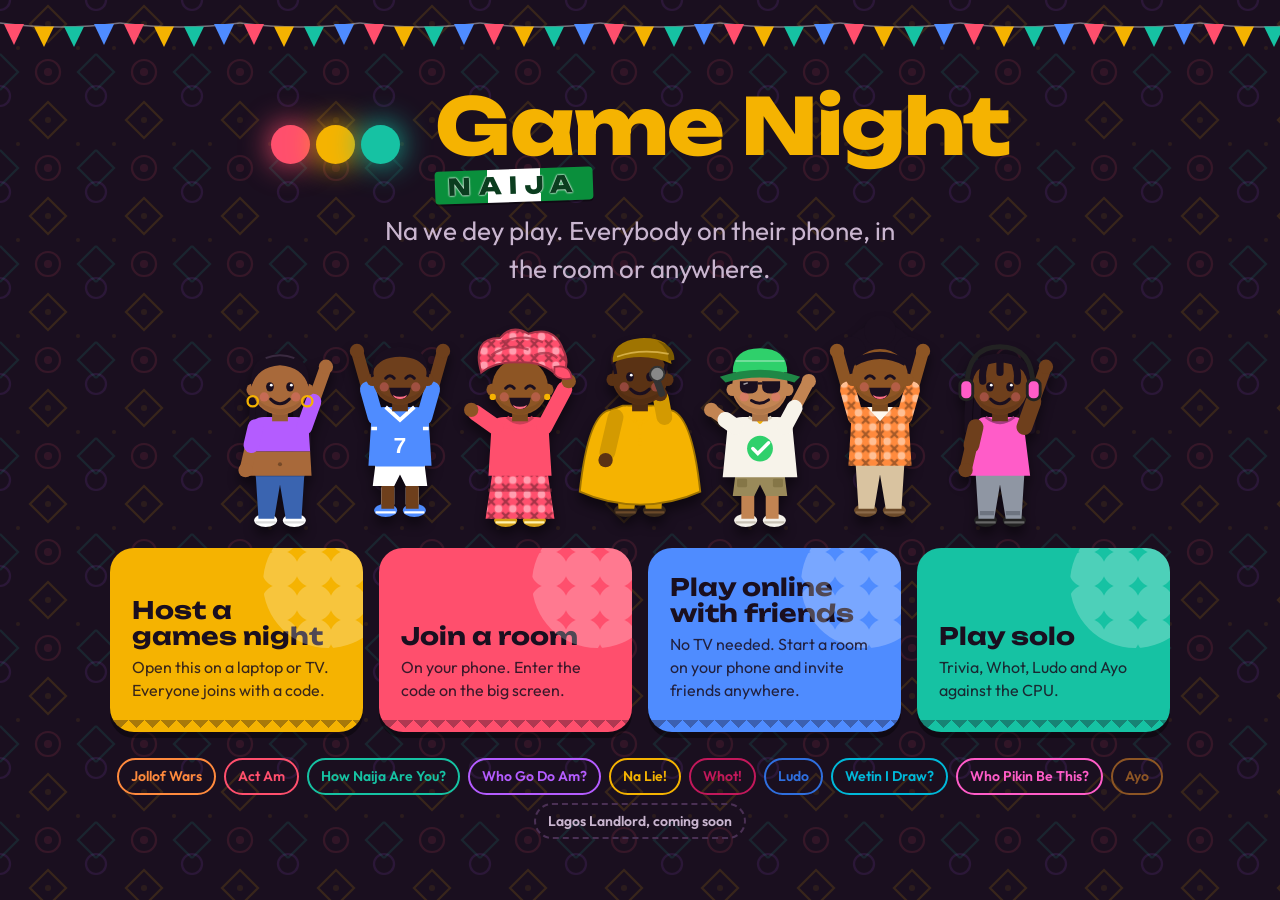
<file: index.html>
<!DOCTYPE html>
<html lang="en">
<head>
<meta charset="utf-8">
<meta name="viewport" content="width=device-width, initial-scale=1, viewport-fit=cover">
<meta name="theme-color" content="#1a0f1f">
<title>Game Night Naija</title>
<meta name="description" content="Naija games night on your phones. Jollof Wars, Act Am, Whot, Ludo, Ayo and more. One big screen, everybody joins with a code.">
<link rel="preconnect" href="https://fonts.googleapis.com"><link rel="preconnect" href="https://fonts.gstatic.com" crossorigin>
<link href="https://fonts.googleapis.com/css2?family=Unbounded:wght@600;800&family=Outfit:wght@400;600;700&display=swap" rel="stylesheet">
<link rel="stylesheet" href="css/style.css">
<link rel="icon" href="data:image/svg+xml,%3Csvg xmlns='http://www.w3.org/2000/svg' viewBox='0 0 32 32'%3E%3Crect width='32' height='32' rx='8' fill='%231a0f1f'/%3E%3Ccircle cx='10' cy='16' r='5' fill='%23ff4f6d'/%3E%3Ccircle cx='16' cy='16' r='5' fill='%23f5b301'/%3E%3Ccircle cx='22' cy='16' r='5' fill='%2316c2a3'/%3E%3C/svg%3E">
</head>
<body>
<div id="app"></div>
<noscript>Game Night needs JavaScript turned on.</noscript>
<script type="module" src="js/app.js"></script>
</body>
</html>
</file>
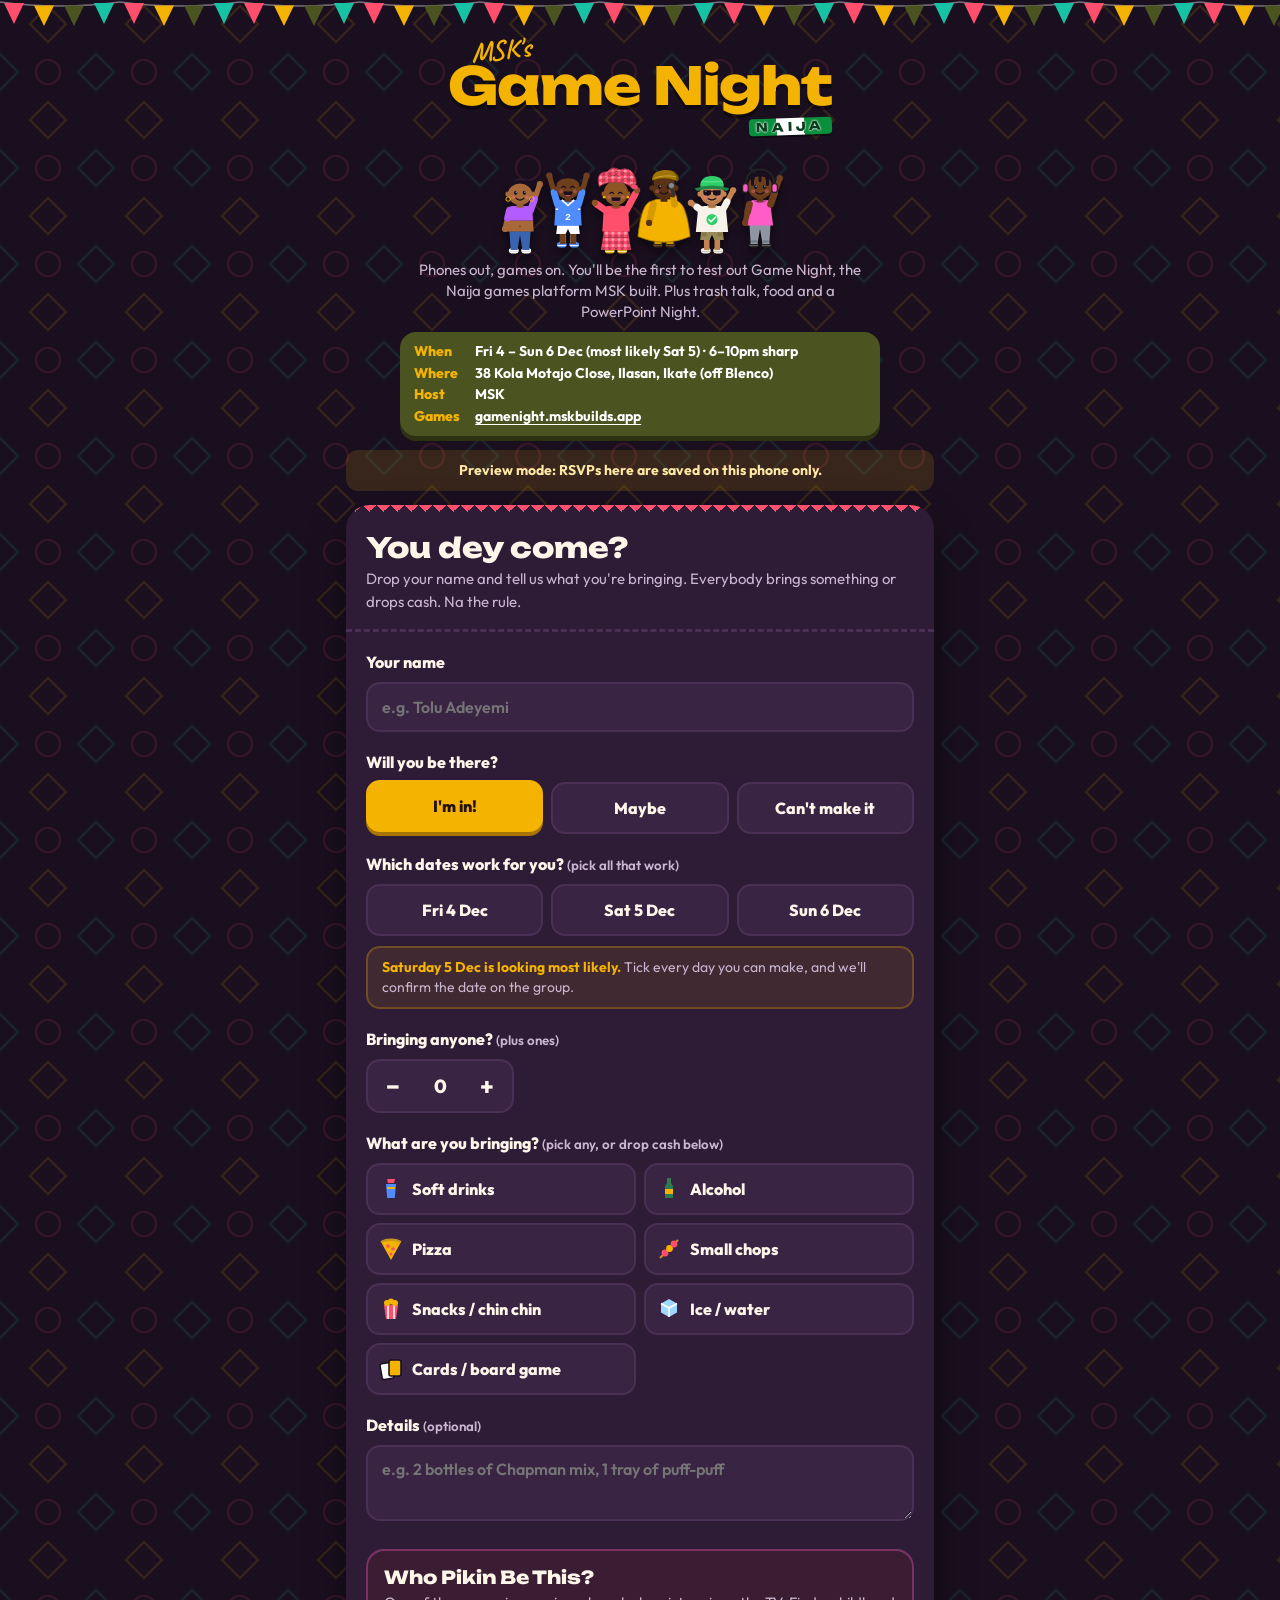
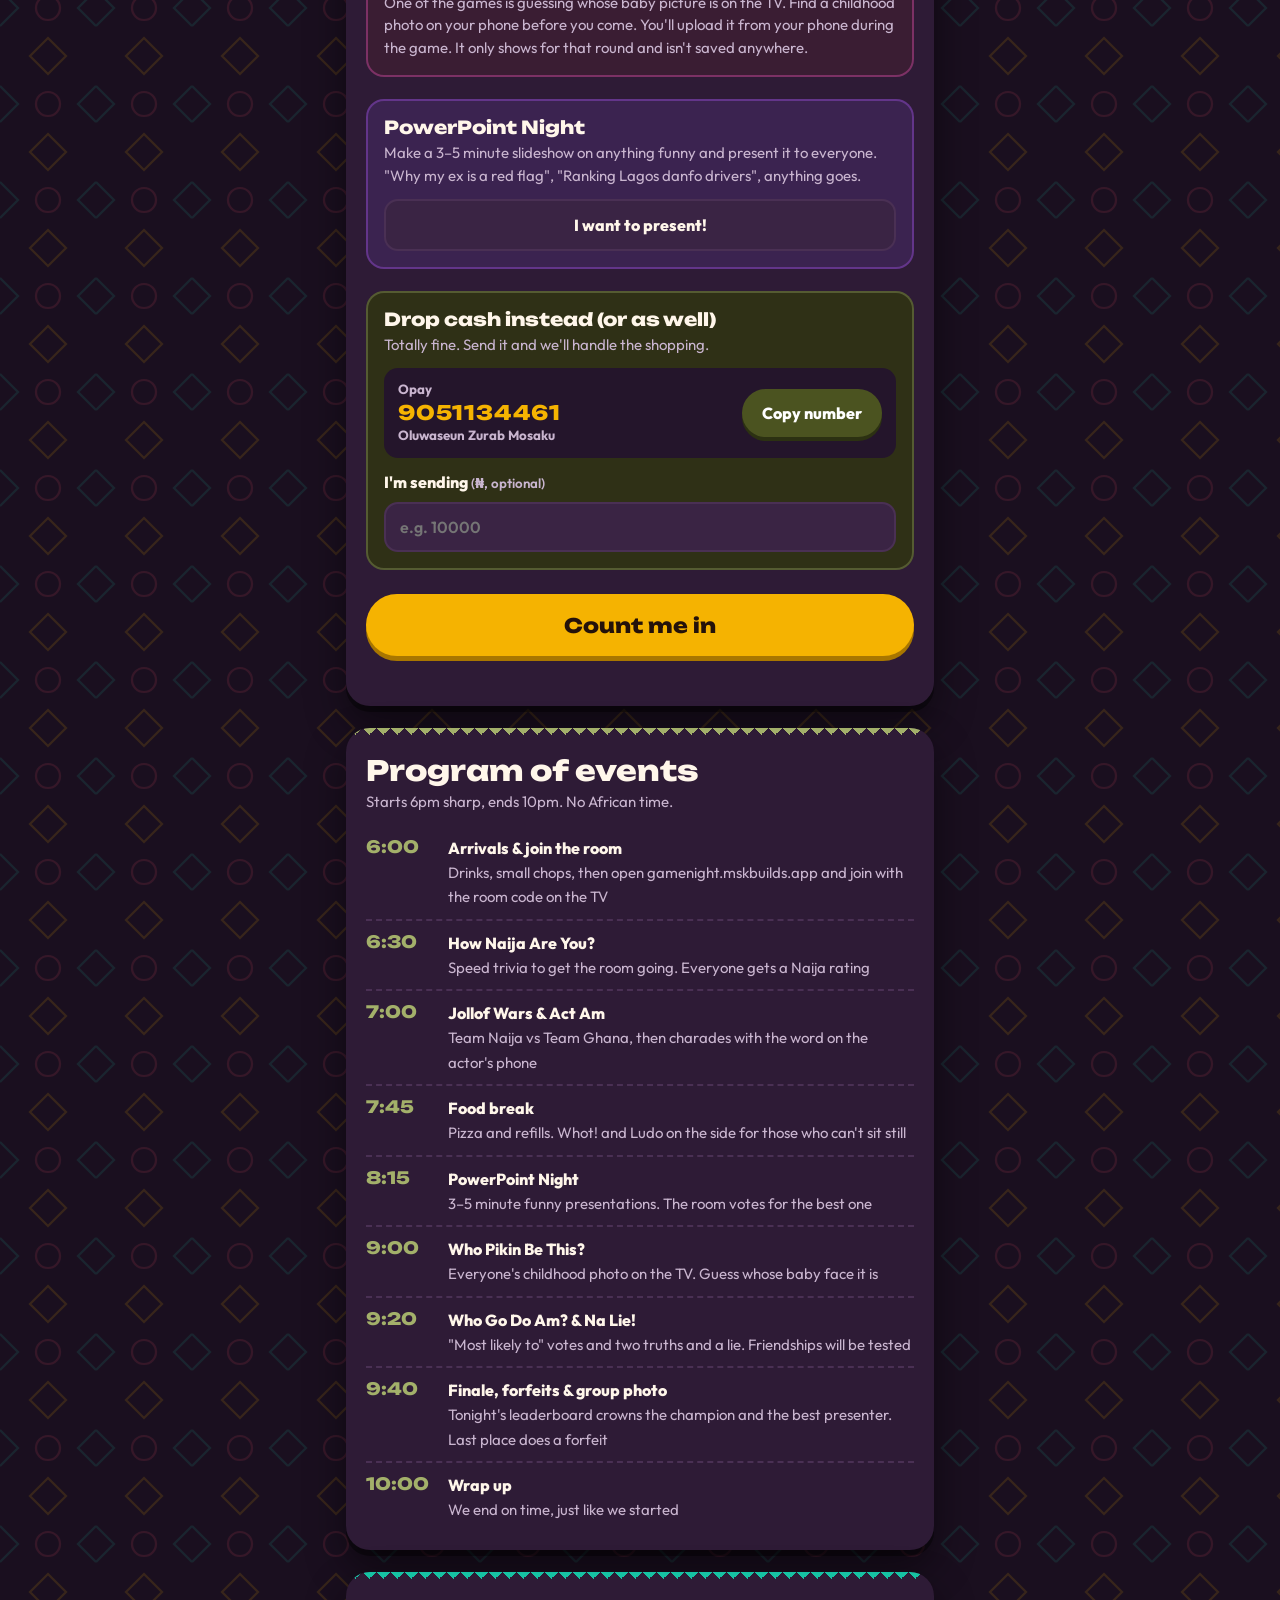
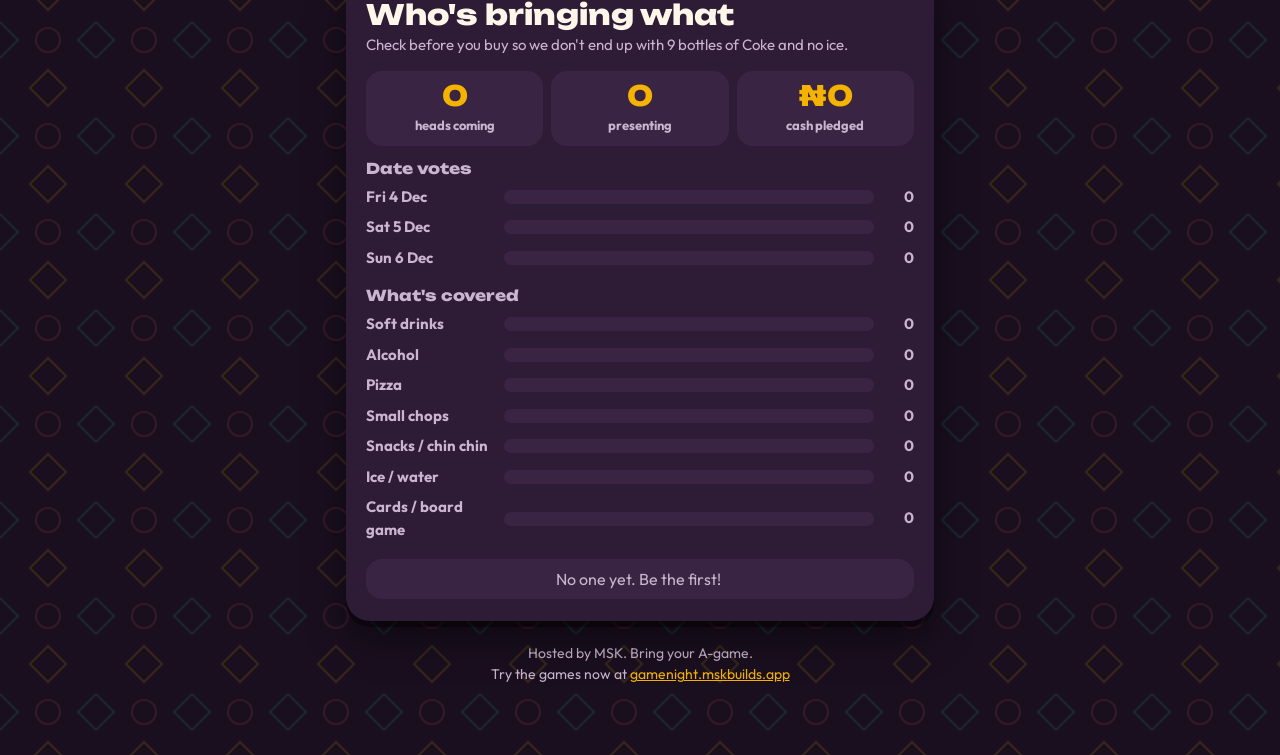
<file: rsvp/index.html>
<!DOCTYPE html>
<html lang="en">
<head>
<meta charset="utf-8">
<meta name="viewport" content="width=device-width, initial-scale=1">
<meta name="theme-color" content="#1a0f1f">
<title>MSK's Game Night · RSVP</title>
<meta name="description" content="MSK's Game Night, Naija style. Fri 4 – Sun 6 Dec 2026, 6–10pm. Vote for the date, RSVP and tell us what you're bringing.">
<meta property="og:title" content="MSK's Game Night · Naija style">
<meta property="og:description" content="Fri 4 – Sun 6 Dec 2026 · 6–10pm sharp. Vote for the date and RSVP.">
<link rel="preconnect" href="https://fonts.googleapis.com"><link rel="preconnect" href="https://fonts.gstatic.com" crossorigin>
<link rel="stylesheet" href="https://fonts.googleapis.com/css2?family=Unbounded:wght@600;800&family=Outfit:wght@400;600;700;800&family=Caveat:wght@700&display=swap">
<link rel="icon" href="data:image/svg+xml,%3Csvg xmlns='http://www.w3.org/2000/svg' viewBox='0 0 32 32'%3E%3Crect width='32' height='32' rx='8' fill='%231a0f1f'/%3E%3Ccircle cx='10' cy='16' r='5' fill='%23ff4f6d'/%3E%3Ccircle cx='16' cy='16' r='5' fill='%23f5b301'/%3E%3Ccircle cx='22' cy='16' r='5' fill='%2316c2a3'/%3E%3C/svg%3E">
<style>
/* Same world as the Game Night app: aubergine party night, ankara pattern, bunting,
   gold/coral/teal lights, army green for the host's touch, Unbounded + Outfit. */
:root{color-scheme:dark;--bg:#1a0f1f;--bg2:#24152b;--card:#2e1b36;--chip:#3a2444;--line:#4a3054;--ink:#fff6ea;--soft:#c9b5cf;
  --gold:#f5b301;--coral:#ff4f6d;--teal:#16c2a3;--blue:#4f8cff;--army:#4b5320;--armyL:#a3b06a;--good:#2fd06b}
*{box-sizing:border-box;min-width:0}
html,body{margin:0}
body{background:var(--bg);color:var(--ink);font:16px/1.5 Outfit,system-ui,sans-serif;overflow-x:clip;
  background-image:url("data:image/svg+xml,%3Csvg xmlns='http://www.w3.org/2000/svg' width='96' height='96' viewBox='0 0 96 96'%3E%3Cg fill='none' stroke-width='2.2'%3E%3Cpath d='M48 6 66 24 48 42 30 24Z' stroke='%23f5b30122'/%3E%3Cpath d='M0 54 18 72 0 90M96 54 78 72 96 90' stroke='%2316c2a31f'/%3E%3Ccircle cx='48' cy='72' r='12' stroke='%23ff4f6d1f'/%3E%3C/g%3E%3C/svg%3E");background-size:96px 96px}
.bunting{height:26px;background:url("data:image/svg+xml,%3Csvg xmlns='http://www.w3.org/2000/svg' width='120' height='26' viewBox='0 0 120 26'%3E%3Cpath d='M0 2Q60 10 120 2' stroke='%23fff6' stroke-width='1.5' fill='none'/%3E%3Cpath d='M4 3h20L14 24Z' fill='%23ff4f6d'/%3E%3Cpath d='M34 5.5h20L44 26Z' fill='%23f5b301'/%3E%3Cpath d='M64 5.5h20L74 26Z' fill='%234b5320'/%3E%3Cpath d='M94 3h20l-10 21Z' fill='%2316c2a3'/%3E%3C/svg%3E") repeat-x 0 0/120px 26px}
.wrap{max-width:620px;margin:0 auto;padding:6px 16px 56px}
h2{font:800 clamp(22px,6vw,28px)/1.1 Unbounded,sans-serif;margin:0}
.sub{color:var(--soft);margin:4px 0 0;font-size:15px}

/* hero: about half a phone screen */
.hero{text-align:center}
.logo{display:inline-flex;flex-direction:column;align-items:center;margin-top:4px}
.logo .msk{font:700 28px/1 Caveat,cursive;color:var(--gold);transform:rotate(-6deg);margin-bottom:-4px;align-self:flex-start;margin-left:6%}
.logo .gn{font:800 clamp(34px,10.5vw,52px)/1 Unbounded,sans-serif;letter-spacing:-.02em;color:var(--gold);text-shadow:0 4px 0 #0006}
.logo .ng{margin-top:6px;padding:.24em .6em .2em;font:800 12px/1 Unbounded,sans-serif;letter-spacing:.32em;color:#0b3d1f;border-radius:4px;transform:rotate(-2deg);align-self:flex-end;
  background:linear-gradient(90deg,#0a8f3c 0 33.3%,#fff 33.3% 66.6%,#0a8f3c 66.6%);box-shadow:0 2px 0 #0006;text-shadow:0 0 2px #fff,0 0 2px #fff}
.crowd{display:flex;justify-content:center;align-items:flex-end;height:92px;margin:6px 0 -4px}
.crowd>div{width:58px;height:92px;margin:0 -5px;animation:hop 1.1s ease-in-out infinite;animation-delay:var(--d);transform-origin:bottom center;filter:drop-shadow(0 6px 4px #0007)}
.crowd>div:nth-child(even){margin-bottom:6px}
.crowd svg{width:100%;height:100%;display:block;overflow:visible}
@keyframes hop{0%,100%{transform:translateY(0)}40%{transform:translateY(-8%) rotate(-3deg)}60%{transform:translateY(-3%) rotate(3deg)}}
.lede{max-width:30em;margin:8px auto 0;color:var(--soft);font-size:15px;line-height:1.4}
.facts{margin:10px auto 14px;max-width:30em;background:var(--army);border-radius:16px;padding:10px 14px;display:grid;gap:3px;text-align:left;box-shadow:0 5px 0 #2c3112}
.facts div{color:#fff;font-weight:700;font-size:14px;line-height:1.35;display:grid;grid-template-columns:3.8em minmax(0,1fr);gap:8px}
.facts b{color:var(--gold);font-weight:800}
.facts a{color:#fff;text-decoration:underline;text-underline-offset:3px}
.try{display:block;margin:14px auto 0;max-width:340px;padding:12px 16px;border-radius:999px;background:var(--army);color:#fff;font-weight:800;text-decoration:none;box-shadow:0 4px 0 #2c3112}
.try span{color:var(--gold)}
.board h3{margin:14px 0 8px;font:800 15px/1.2 Unbounded,sans-serif;color:var(--soft)}
.hint{margin:10px 0 0;padding:10px 14px;border-radius:14px;background:#f5b30118;border:2px solid #f5b30140;color:var(--soft);font-size:14px;line-height:1.4}
.hint b{color:var(--gold)}
.dates .opt input:checked+span{background:var(--coral);border-color:var(--coral);color:#fff;box-shadow:0 4px 0 #a8203a}

/* cards */
.card{background:var(--card);border-radius:24px;box-shadow:0 6px 0 #0006,0 18px 40px #0007;position:relative;overflow:hidden}
.card::before{content:"";position:absolute;inset:0 0 auto;height:10px;
  background:linear-gradient(135deg,var(--k,var(--gold)) 25%,transparent 25%) -5px 0/14px 14px,linear-gradient(225deg,var(--k,var(--gold)) 25%,transparent 25%) -5px 0/14px 14px}
.ticket{padding:28px 20px 24px;--k:var(--coral)}
.cut{border-top:3px dashed var(--line);margin:16px -20px 4px}
label.q{display:block;font-weight:800;margin:18px 0 8px}
label.q small{font-weight:600;color:var(--soft)}
input[type=text],input[type=tel],input[type=number],textarea{width:100%;font:600 16px Outfit,sans-serif;color:var(--ink);background:var(--chip);border:2px solid var(--line);border-radius:14px;padding:12px 14px;min-height:50px}
textarea{min-height:76px;resize:vertical}
input:focus,textarea:focus{outline:none;border-color:var(--gold)}
button:focus-visible,.opt:focus-within span{outline:3px solid var(--gold);outline-offset:2px}
.seg{display:grid;grid-template-columns:repeat(3,minmax(0,1fr));gap:8px}
.opt{position:relative;display:block}
.opt input{position:absolute;opacity:0;inset:0}
.opt span{display:flex;align-items:center;justify-content:center;gap:8px;min-height:52px;padding:8px 10px;border:2px solid var(--line);border-radius:14px;background:var(--chip);font-weight:800;text-align:center;cursor:pointer;line-height:1.15;transition:transform .12s}
.opt input:checked+span{background:var(--gold);border-color:var(--gold);color:#24120a;transform:translateY(-2px);box-shadow:0 4px 0 #a87600}
.grid{display:grid;grid-template-columns:repeat(2,minmax(0,1fr));gap:8px}
.grid .opt span{justify-content:flex-start;text-align:left}
.grid svg{width:26px;height:26px;flex:none}
.grid .opt input:checked+span{background:var(--teal);border-color:var(--teal);color:#032;box-shadow:0 4px 0 #0c7a66}
.row{display:flex;gap:10px;align-items:center}
.step{display:flex;align-items:center;border:2px solid var(--line);border-radius:14px;background:var(--chip);overflow:hidden}
.step button{width:50px;height:50px;border:0;background:none;font:800 24px Outfit,system-ui,sans-serif;color:var(--ink);cursor:pointer}
.step output{width:44px;text-align:center;font-weight:800;font-size:19px}
.box{margin-top:22px;border-radius:18px;padding:16px;position:relative}
.box h3{font:800 18px/1.15 Unbounded,sans-serif;margin:0 0 4px}
.ppt{background:#3b2350;border:2px solid #b45cff55}
.ppt .opt input:checked+span{background:#b45cff;border-color:#b45cff;color:#fff;box-shadow:0 4px 0 #6d2ea8}
.pikin{background:#3a1d33;border:2px solid #ff5cc855}
.cash{background:#2f3016;border:2px solid #a3b06a55}
.acct{display:flex;flex-wrap:wrap;gap:10px;align-items:center;justify-content:space-between;margin:12px 0;background:var(--bg2);border-radius:14px;padding:12px 14px}
.acct b{font:800 20px Unbounded,sans-serif;letter-spacing:.04em;white-space:nowrap;color:var(--gold)}
.acct small{display:block;color:var(--soft);font-weight:700}
.btn{border:0;border-radius:999px;min-height:48px;padding:0 20px;font:800 16px Outfit,system-ui,sans-serif;cursor:pointer}
.ghost{background:var(--army);color:#fff;box-shadow:0 4px 0 #2c3112}
.go{width:100%;margin-top:24px;min-height:62px;background:var(--gold);color:#24120a;font:800 20px Unbounded,sans-serif;box-shadow:0 5px 0 #a87600}
.go:active{transform:translateY(3px);box-shadow:0 2px 0 #a87600}
.go[disabled]{opacity:.6}
.err{color:var(--coral);font-weight:800;margin:10px 0 0;min-height:1em}
.done{padding:30px 20px;text-align:center;display:none;--k:var(--teal)}
.done.on{display:block}
.done .me{width:110px;height:170px;margin:0 auto;animation:hop 1s ease-in-out infinite;transform-origin:bottom center}
.done .me svg{width:100%;height:100%;display:block;overflow:visible}
.done .big{font:800 30px/1.1 Unbounded,sans-serif;color:var(--gold);margin:8px 0}
.prog{padding:28px 20px 18px;margin-top:22px;--k:var(--armyL)}
.prog ol{list-style:none;padding:0;margin:12px 0 0}
.prog li{display:grid;grid-template-columns:4.4em minmax(0,1fr);gap:12px;padding:10px 0;border-top:2px dashed var(--line)}
.prog li:first-child{border-top:0}
.prog time{font:800 17px/1.3 Unbounded,sans-serif;color:var(--armyL);white-space:nowrap}
.prog b{display:block;font-weight:800}
.prog span{color:var(--soft);font-size:15px}
.board{margin-top:22px;padding:28px 20px 22px;--k:var(--teal)}
.stats{display:grid;grid-template-columns:repeat(3,minmax(0,1fr));gap:8px;margin:14px 0}
.stat{border-radius:16px;background:var(--chip);padding:10px 6px;text-align:center}
.stat b{display:block;font:800 clamp(20px,6vw,28px)/1.1 Unbounded,sans-serif;color:var(--gold);white-space:nowrap}
.stat span{font-size:13px;font-weight:700;color:var(--soft)}
.bars{display:grid;gap:8px;margin:6px 0 18px}
.bar{display:grid;grid-template-columns:8.5em minmax(0,1fr) 2em;gap:10px;align-items:center;font-weight:700;font-size:15px}
.bar i{display:block;height:14px;border-radius:99px;background:var(--chip);overflow:hidden}
.bar i em{display:block;height:100%;background:var(--teal);border-radius:99px}
.bar b{text-align:right}
.bar.zero{color:var(--soft)}
ul.guests{list-style:none;padding:0;margin:0;display:grid;gap:8px}
.guests li{display:flex;gap:12px;align-items:center;padding:8px 12px 8px 8px;border-radius:16px;background:var(--chip)}
.av{flex:none;width:46px;height:46px;border-radius:50%;overflow:hidden;background:var(--c);box-shadow:inset 0 0 0 2px #fff3}
.av svg{width:112%;height:112%;margin:-2% -6% 0;display:block}
.guests .nm{font-weight:800}.guests .it{color:var(--soft);font-size:14px}
.tag{font-size:12px;font-weight:800;padding:2px 8px;border-radius:99px;margin-left:6px;vertical-align:2px;background:var(--gold);color:#24120a}
.tag.maybe{background:var(--line);color:var(--ink)}
.empty{color:var(--soft);justify-content:center}
.demo{display:none;margin:0 0 14px;padding:10px 14px;border-radius:12px;background:#f5b30122;color:#ffe7a6;font-size:14px;font-weight:700;text-align:center}
.demo.on{display:block}
.foot{color:var(--soft);text-align:center;font-size:14px;margin-top:22px}
.foot a{color:var(--gold)}
@media(max-width:420px){.seg .opt span{font-size:14px}.bar{grid-template-columns:7em minmax(0,1fr) 1.6em;font-size:14px}}
@media(prefers-reduced-motion:reduce){.crowd>div,.done .me{animation:none}}
</style>
</head>
<body>
<div class="bunting" aria-hidden="true"></div>
<div class="wrap">
  <header class="hero">
    <h1 class="logo" aria-label="MSK's Game Night, Naija style"><span class="msk">MSK's</span><span class="gn">Game Night</span><span class="ng">NAIJA</span></h1>
    <div class="crowd" id="crowd" aria-hidden="true"></div>
    <p class="lede" id="lede"></p>
    <div class="facts" id="facts"></div>
  </header>

  <div class="demo" id="demo">Preview mode: RSVPs here are saved on this phone only.</div>

  <form class="card ticket" id="form" novalidate>
    <h2>You dey come?</h2>
    <p class="sub">Drop your name and tell us what you're bringing. Everybody brings something or drops cash. Na the rule.</p>
    <div class="cut"></div>

    <label class="q" for="name">Your name</label>
    <input type="text" id="name" maxlength="60" autocomplete="name" placeholder="e.g. Tolu Adeyemi">

    <label class="q">Will you be there?</label>
    <div class="seg" role="radiogroup">
      <label class="opt"><input type="radio" name="status" value="yes" checked><span>I'm in!</span></label>
      <label class="opt"><input type="radio" name="status" value="maybe"><span>Maybe</span></label>
      <label class="opt"><input type="radio" name="status" value="no"><span>Can't make it</span></label>
    </div>

    <div id="comingBits">
      <label class="q">Which dates work for you? <small>(pick all that work)</small></label>
      <div class="seg dates" id="dates"></div>
      <p class="hint"><b>Saturday 5 Dec is looking most likely.</b> Tick every day you can make, and we'll confirm the date on the group.</p>

      <label class="q">Bringing anyone? <small>(plus ones)</small></label>
      <div class="row"><div class="step"><button type="button" id="minus" aria-label="One less">−</button><output id="plus">0</output><button type="button" id="add" aria-label="One more">+</button></div></div>

      <label class="q">What are you bringing? <small>(pick any, or drop cash below)</small></label>
      <div class="grid" id="items"></div>

      <label class="q" for="note">Details <small>(optional)</small></label>
      <textarea id="note" maxlength="200" placeholder="e.g. 2 bottles of Chapman mix, 1 tray of puff-puff"></textarea>

      <div class="box pikin">
        <h3>Who Pikin Be This?</h3>
        <p class="sub" style="margin:0">One of the games is guessing whose baby picture is on the TV. Find a childhood photo on your phone before you come. You'll upload it from your phone during the game. It only shows for that round and isn't saved anywhere.</p>
      </div>

      <div class="box ppt">
        <h3>PowerPoint Night</h3>
        <p class="sub" style="margin:0">Make a 3–5 minute slideshow on anything funny and present it to everyone. "Why my ex is a red flag", "Ranking Lagos danfo drivers", anything goes.</p>
        <label class="opt" style="margin-top:12px"><input type="checkbox" id="present"><span>I want to present!</span></label>
        <div id="topicWrap" style="display:none">
          <label class="q" for="topic">Your topic <small>(you can keep it a surprise)</small></label>
          <input type="text" id="topic" maxlength="80" placeholder="e.g. Why jollof rice should be our national anthem">
        </div>
      </div>
    </div>

    <div class="box cash">
      <h3>Drop cash instead (or as well)</h3>
      <p class="sub" style="margin:0">Totally fine. Send it and we'll handle the shopping.</p>
      <div class="acct" id="acct"></div>
      <label class="q" for="cashAmt" style="margin-top:4px">I'm sending <small>(₦, optional)</small></label>
      <input type="number" id="cashAmt" inputmode="numeric" min="0" step="500" placeholder="e.g. 10000">
    </div>

    <button class="btn go" id="go" type="submit">Count me in</button>
    <p class="err" id="err" role="alert"></p>
  </form>

  <div class="card done" id="done">
    <div class="me" id="doneChr"></div>
    <div class="big" id="doneTitle">You're on the list!</div>
    <p class="sub" id="doneMsg"></p>
    <div id="tryWrap"><a class="try" href="https://gamenight.mskbuilds.app" target="_blank" rel="noopener">Warm up at <span>gamenight.mskbuilds.app</span></a></div>
    <button class="btn ghost" id="again" type="button" style="margin-top:14px">RSVP for someone else</button>
  </div>

  <section class="card prog">
    <h2>Program of events</h2>
    <p class="sub">Starts 6pm sharp, ends 10pm. No African time.</p>
    <ol id="prog"></ol>
  </section>

  <section class="card board">
    <h2>Who's bringing what</h2>
    <p class="sub">Check before you buy so we don't end up with 9 bottles of Coke and no ice.</p>
    <div class="stats">
      <div class="stat"><b id="sHeads">0</b><span>heads coming</span></div>
      <div class="stat"><b id="sPpt">0</b><span>presenting</span></div>
      <div class="stat"><b id="sCash">₦0</b><span>cash pledged</span></div>
    </div>
    <h3>Date votes</h3>
    <div class="bars" id="dbars"></div>
    <h3>What's covered</h3>
    <div class="bars" id="bars"></div>
    <ul class="guests" id="guests"><li class="empty">Loading the list…</li></ul>
  </section>

  <p class="foot" id="foot"></p>
</div>

<script type="module">
import { character } from '/js/characters.js';
import { SUPABASE_URL, SUPABASE_KEY } from '/js/config.js';

/* ====== EDIT THESE ====== */
const EVENT = {
  host: "MSK",
  lede: "Phones out, games on. You'll be the first to test out Game Night, the Naija games platform MSK built. Plus trash talk, food and a PowerPoint Night.",
  date: "Fri 4 – Sun 6 Dec (most likely Sat 5)",
  site: "gamenight.mskbuilds.app",
  time: "6–10pm sharp",
  place: "38 Kola Motajo Close, Ilasan, Ikate (off Blenco)"
};
const PROGRAM = [
  ["6:00", "Arrivals & join the room", "Drinks, small chops, then open gamenight.mskbuilds.app and join with the room code on the TV"],
  ["6:30", "How Naija Are You?", "Speed trivia to get the room going. Everyone gets a Naija rating"],
  ["7:00", "Jollof Wars & Act Am", "Team Naija vs Team Ghana, then charades with the word on the actor's phone"],
  ["7:45", "Food break", "Pizza and refills. Whot! and Ludo on the side for those who can't sit still"],
  ["8:15", "PowerPoint Night", "3–5 minute funny presentations. The room votes for the best one"],
  ["9:00", "Who Pikin Be This?", "Everyone's childhood photo on the TV. Guess whose baby face it is"],
  ["9:20", "Who Go Do Am? & Na Lie!", "\"Most likely to\" votes and two truths and a lie. Friendships will be tested"],
  ["9:40", "Finale, forfeits & group photo", "Tonight's leaderboard crowns the champion and the best presenter. Last place does a forfeit"],
  ["10:00", "Wrap up", "We end on time, just like we started"]
];
const DATES = [["fri4", "Fri 4 Dec"], ["sat5", "Sat 5 Dec"], ["sun6", "Sun 6 Dec"]];
const BANK = { bank: "Opay", number: "9051134461", name: "Oluwaseun Zurab Mosaku" };
/* ======================== */

const ITEMS = [
  ["soft","Soft drinks",'<path d="M9 3h8l-1 4h-6z" fill="#ff4f6d"/><path d="M8 8h10l-1.2 14H9.2z" fill="#4f8cff"/><path d="M9 12h8" stroke="#f5b301" stroke-width="2"/>'],
  ["alcohol","Alcohol",'<path d="M11 2h4v5l2 3v12H9V10l2-3z" fill="#2f7a4f"/><rect x="9" y="13" width="8" height="5" fill="#f5b301"/>'],
  ["pizza","Pizza",'<path d="M3 6c6-3 14-3 20 0L13 24z" fill="#f5b301"/><path d="M3 6c6-3 14-3 20 0" stroke="#c7961f" stroke-width="2.5" fill="none"/><circle cx="10" cy="10" r="1.8" fill="#ff4f6d"/><circle cx="15" cy="13" r="1.8" fill="#ff4f6d"/><circle cx="13" cy="18" r="1.5" fill="#ff4f6d"/>'],
  ["chops","Small chops",'<path d="M4 22L22 4" stroke="#c7961f" stroke-width="2"/><circle cx="9" cy="17" r="3.4" fill="#ff4f6d"/><circle cx="13.5" cy="12.5" r="3.4" fill="#f5b301"/><circle cx="18" cy="8" r="3.4" fill="#ff4f6d"/>'],
  ["snacks","Snacks / chin chin",'<path d="M6 9h14l-2 14H8z" fill="#ff4f6d"/><path d="M10 9v14M16 9v14" stroke="#fff" stroke-width="1.6"/><circle cx="9" cy="7" r="3" fill="#f5b301"/><circle cx="13" cy="5.5" r="3" fill="#f5b301"/><circle cx="17" cy="7" r="3" fill="#f5b301"/>'],
  ["ice","Ice / water",'<path d="M13 3l8 4.5v9L13 21l-8-4.5v-9z" fill="#9fd8ff"/><path d="M13 12l8-4.5M13 12v9M13 12L5 7.5" stroke="#fff" stroke-width="1.5"/>'],
  ["games","Cards / board game",'<rect x="3" y="7" width="12" height="16" rx="2" fill="#fff" stroke="#1a0f1f" stroke-width="1.6" transform="rotate(-10 9 15)"/><rect x="11" y="4" width="12" height="16" rx="2" fill="#f5b301" stroke="#1a0f1f" stroke-width="1.6"/>']
];
const LABEL = Object.fromEntries(ITEMS.map(i => [i[0], i[1]]));
const $ = id => document.getElementById(id);
const esc = s => String(s ?? "").replace(/[&<>"']/g, c => ({"&":"&amp;","<":"&lt;",">":"&gt;",'"':"&quot;","'":"&#39;"}[c]));
const naira = n => "₦" + Number(n || 0).toLocaleString("en-NG");
const COLS = ["#ff4f6d", "#f5b301", "#16c2a3", "#4f8cff", "#b45cff", "#ff8a3d", "#2fd06b", "#ff5cc8"];
const hashOf = s => { let h = 0; for (const c of String(s)) h = (h * 31 + c.charCodeAt(0)) | 0; return Math.abs(h); };
const lookFor = name => { const h = hashOf(name.trim().toLowerCase()); return [`${h % 8}-${(h >> 3) % 5}`, COLS[(h >> 6) % COLS.length]]; };

/* header */
const CROWD = [['4-0', '#b45cff', 'wave'], ['3-2', '#4f8cff', 'up'], ['0-1', '#ff4f6d', 'dance'], ['1-3', '#f5b301', 'mic'], ['6-4', '#2fd06b', 'dance'], ['7-2', '#ff5cc8', 'wave']];
$("crowd").innerHTML = CROWD.map(([l, c, pose], i) => `<div style="--d:${i * 0.17}s">${character(l, c, { pose, seed: 'r' + i })}</div>`).join("");
$("lede").textContent = EVENT.lede;
$("prog").innerHTML = PROGRAM.map(([t, a, b]) => `<li><time>${esc(t)}</time><div><b>${esc(a)}</b><span>${esc(b)}</span></div></li>`).join("");
$("facts").innerHTML = [["When", EVENT.date + (EVENT.time ? " · " + EVENT.time : "")], ["Where", EVENT.place], ["Host", EVENT.host], ["Games", EVENT.site]]
  .filter(f => f[1]).map(f => f[0] === "Games" ? `<div><b>Games</b> <a href="https://${esc(f[1])}" target="_blank" rel="noopener">${esc(f[1])}</a></div>` : `<div><b>${esc(f[0])}</b> ${esc(f[1])}</div>`).join("");
$("dates").innerHTML = DATES.map(([k, l]) => `<label class="opt"><input type="checkbox" name="dates" value="${k}"><span>${l}</span></label>`).join("");
$("foot").innerHTML = `Hosted by ${esc(EVENT.host)}. Bring your A-game. <br>Try the games now at <a href="https://${esc(EVENT.site)}">${esc(EVENT.site)}</a>`;
$("items").innerHTML = ITEMS.map(([k, l, svg]) => `<label class="opt"><input type="checkbox" name="items" value="${k}"><span><svg viewBox="0 0 26 26">${svg}</svg>${l}</span></label>`).join("");

/* bank box */
if (BANK.number) {
  $("acct").innerHTML = `<div><small>${esc(BANK.bank)}</small><b>${esc(BANK.number)}</b><small>${esc(BANK.name)}</small></div><button type="button" class="btn ghost" id="copy">Copy number</button>`;
  $("copy").onclick = async e => { try { await navigator.clipboard.writeText(BANK.number); e.target.textContent = "Copied!"; } catch { e.target.textContent = BANK.number; } setTimeout(() => e.target.textContent = "Copy number", 2000); };
} else {
  $("acct").innerHTML = `<div><b style="font-size:16px;letter-spacing:0">Account details coming soon</b><small>${esc(EVENT.host)} will share them on the group</small></div>`;
}

/* plus ones */
let plus = 0;
const setPlus = n => { plus = Math.max(0, Math.min(10, n)); $("plus").textContent = plus; };
$("minus").onclick = () => setPlus(plus - 1);
$("add").onclick = () => setPlus(plus + 1);

$("present").addEventListener("change", () => { $("topicWrap").style.display = $("present").checked ? "" : "none"; });
const status = () => document.querySelector("input[name=status]:checked").value;
const syncStatus = () => {
  const s = status();
  $("comingBits").style.display = s === "no" ? "none" : "";
  $("go").textContent = s === "yes" ? "Count me in" : s === "maybe" ? "Pencil me in" : "Send my regrets";
};
document.querySelectorAll("input[name=status]").forEach(r => r.addEventListener("change", syncStatus));

/* storage: Supabase when configured and reachable, else this device */
const LIVE = !!(SUPABASE_URL && SUPABASE_KEY) && !new URLSearchParams(location.search).has("demo");
const LS = "gamenight_rsvps";
const local = { get() { try { return JSON.parse(localStorage.getItem(LS)) || []; } catch { return []; } },
                add(r) { try { const a = local.get(); a.push(r); localStorage.setItem(LS, JSON.stringify(a)); } catch {} } };
const H = { apikey: SUPABASE_KEY, "Content-Type": "application/json" };
if (SUPABASE_KEY && SUPABASE_KEY.startsWith("eyJ")) H.Authorization = "Bearer " + SUPABASE_KEY;
const FIELDS = "name,status,dates,plus_ones,items,note,cash_amount,presenting,created_at";
let demo = !LIVE;

async function load() {
  if (demo) return local.get();
  const ctl = new AbortController(); const t = setTimeout(() => ctl.abort(), 10000);
  try {
    const r = await fetch(`${SUPABASE_URL}/rest/v1/gamenight_rsvps?select=${FIELDS}&order=created_at.asc`, { headers: H, signal: ctl.signal });
    if (!r.ok) throw new Error(r.status);
    return await r.json();
  } finally { clearTimeout(t); }
}
async function save(row) {
  if (demo) { local.add({ ...row, created_at: new Date().toISOString() }); return; }
  const r = await fetch(`${SUPABASE_URL}/rest/v1/gamenight_rsvps`, { method: "POST", headers: { ...H, Prefer: "return=minimal" }, body: JSON.stringify(row) });
  if (!r.ok) throw new Error("save " + r.status);
}

/* board */
function avatar(name) { const [look, col] = lookFor(name || "?"); return `<span class="av" style="--c:${col}">${character(look, col, { crop: true, seed: name })}</span>`; }
function render(rows) {
  const going = rows.filter(r => r.status !== "no");
  const yes = rows.filter(r => r.status === "yes");
  $("sHeads").textContent = yes.reduce((n, r) => n + 1 + (r.plus_ones || 0), 0);
  $("sPpt").textContent = going.filter(r => r.presenting).length;
  $("sCash").textContent = naira(rows.reduce((n, r) => n + (r.cash_amount || 0), 0));
  const dc = DATES.map(([k, l]) => [l, going.filter(r => (r.dates || []).includes(k)).length]);
  const dm = Math.max(1, ...dc.map(c => c[1]));
  $("dbars").innerHTML = dc.map(([l, n]) => `<div class="bar${n ? "" : " zero"}"><span>${esc(l)}</span><i><em style="width:${n / dm * 100}%;background:var(--coral)"></em></i><b>${n}</b></div>`).join("");
  const counts = ITEMS.map(([k, l]) => [l, going.filter(r => (r.items || []).includes(k)).length]);
  const max = Math.max(1, ...counts.map(c => c[1]));
  $("bars").innerHTML = counts.map(([l, n]) => `<div class="bar${n ? "" : " zero"}"><span>${esc(l)}</span><i><em style="width:${n / max * 100}%"></em></i><b>${n}</b></div>`).join("");
  const list = rows.slice().reverse();
  $("guests").innerHTML = list.length ? list.map(r => {
    const it = (r.items || []).map(k => LABEL[k]).filter(Boolean).join(", ");
    const bits = [it, r.note, r.cash_amount ? "sending " + naira(r.cash_amount) : "", r.presenting ? "presenting: " + r.presenting : "", (r.dates || []).length ? "free: " + r.dates.map(k => (DATES.find(d => d[0] === k) || [0, ""])[1].slice(0, 3)).filter(Boolean).join("/") : ""].filter(Boolean).join(" · ");
    const tag = r.status === "yes" ? `<span class="tag">in${r.plus_ones ? " +" + r.plus_ones : ""}</span>` : r.status === "maybe" ? `<span class="tag maybe">maybe</span>` : `<span class="tag maybe">can't make it</span>`;
    return `<li>${avatar(r.name)}<div><div class="nm">${esc(r.name)}${tag}</div><div class="it">${esc(bits || (r.status === "no" ? "Next time!" : "Coming through"))}</div></div></li>`;
  }).join("") : `<li class="empty">No one yet. Be the first!</li>`;
}
async function refresh() {
  try { render(await load()); }
  catch { demo = true; $("demo").classList.add("on"); render(local.get()); }
}
if (demo) $("demo").classList.add("on");

/* submit */
$("form").addEventListener("submit", async e => {
  e.preventDefault();
  const name = $("name").value.trim();
  if (!name) { $("err").textContent = "Abeg, put your name first."; $("name").focus(); return; }
  const s = status();
  const picked = [...document.querySelectorAll("input[name=items]:checked")].length;
  const cash = Number($("cashAmt").value) || 0;
  const dates = [...document.querySelectorAll("input[name=dates]:checked")].map(c => c.value);
  if (s !== "no" && !dates.length) { $("err").textContent = "Pick at least one date that works for you."; $("dates").scrollIntoView({ behavior: "smooth", block: "center" }); return; }
  if (s !== "no" && !picked && !cash) { $("err").textContent = "Abeg, pick something to bring or put a cash amount."; $("items").scrollIntoView({ behavior: "smooth", block: "center" }); return; }
  const row = {
    name, status: s,
    dates: s === "no" ? [] : dates,
    plus_ones: s === "no" ? 0 : plus,
    items: s === "no" ? [] : [...document.querySelectorAll("input[name=items]:checked")].map(c => c.value),
    note: s === "no" ? null : ($("note").value.trim() || null),
    cash_amount: Math.max(0, Math.round(cash)) || null,
    presenting: s !== "no" && $("present").checked ? ($("topic").value.trim() || "Surprise topic") : null
  };
  $("err").textContent = ""; $("go").disabled = true;
  try {
    await save(row);
    const [look, col] = lookFor(name);
    $("doneChr").innerHTML = character(look, col, { pose: s === "no" ? "sad" : "up", seed: name });
    $("doneTitle").textContent = s === "yes" ? `See you there, ${name.split(" ")[0]}!` : s === "maybe" ? "Pencilled in!" : "We'll miss you!";
    $("doneMsg").textContent = s === "no" ? (row.cash_amount ? "Thanks for the cash support. We'll play a round for you." : "Thanks for letting us know.") : "You're on the list. We'll lock the date from the votes and post it on the group. Don't forget your childhood photo!";
    $("tryWrap").style.display = s === "no" ? "none" : "";
    $("form").style.display = "none"; $("done").classList.add("on");
    $("done").scrollIntoView({ behavior: "smooth", block: "center" });
    refresh();
  } catch {
    $("err").textContent = "Couldn't save that. Check your network and try again.";
  } finally { $("go").disabled = false; }
});
$("again").onclick = () => {
  $("form").reset(); setPlus(0); syncStatus(); $("topicWrap").style.display = "none";
  $("done").classList.remove("on"); $("form").style.display = "";
  $("form").scrollIntoView({ behavior: "smooth" });
};

syncStatus(); refresh();
if (LIVE) setInterval(() => { if (!demo && !document.hidden) refresh(); }, 20000);
</script>
</body>
</html>
</file>
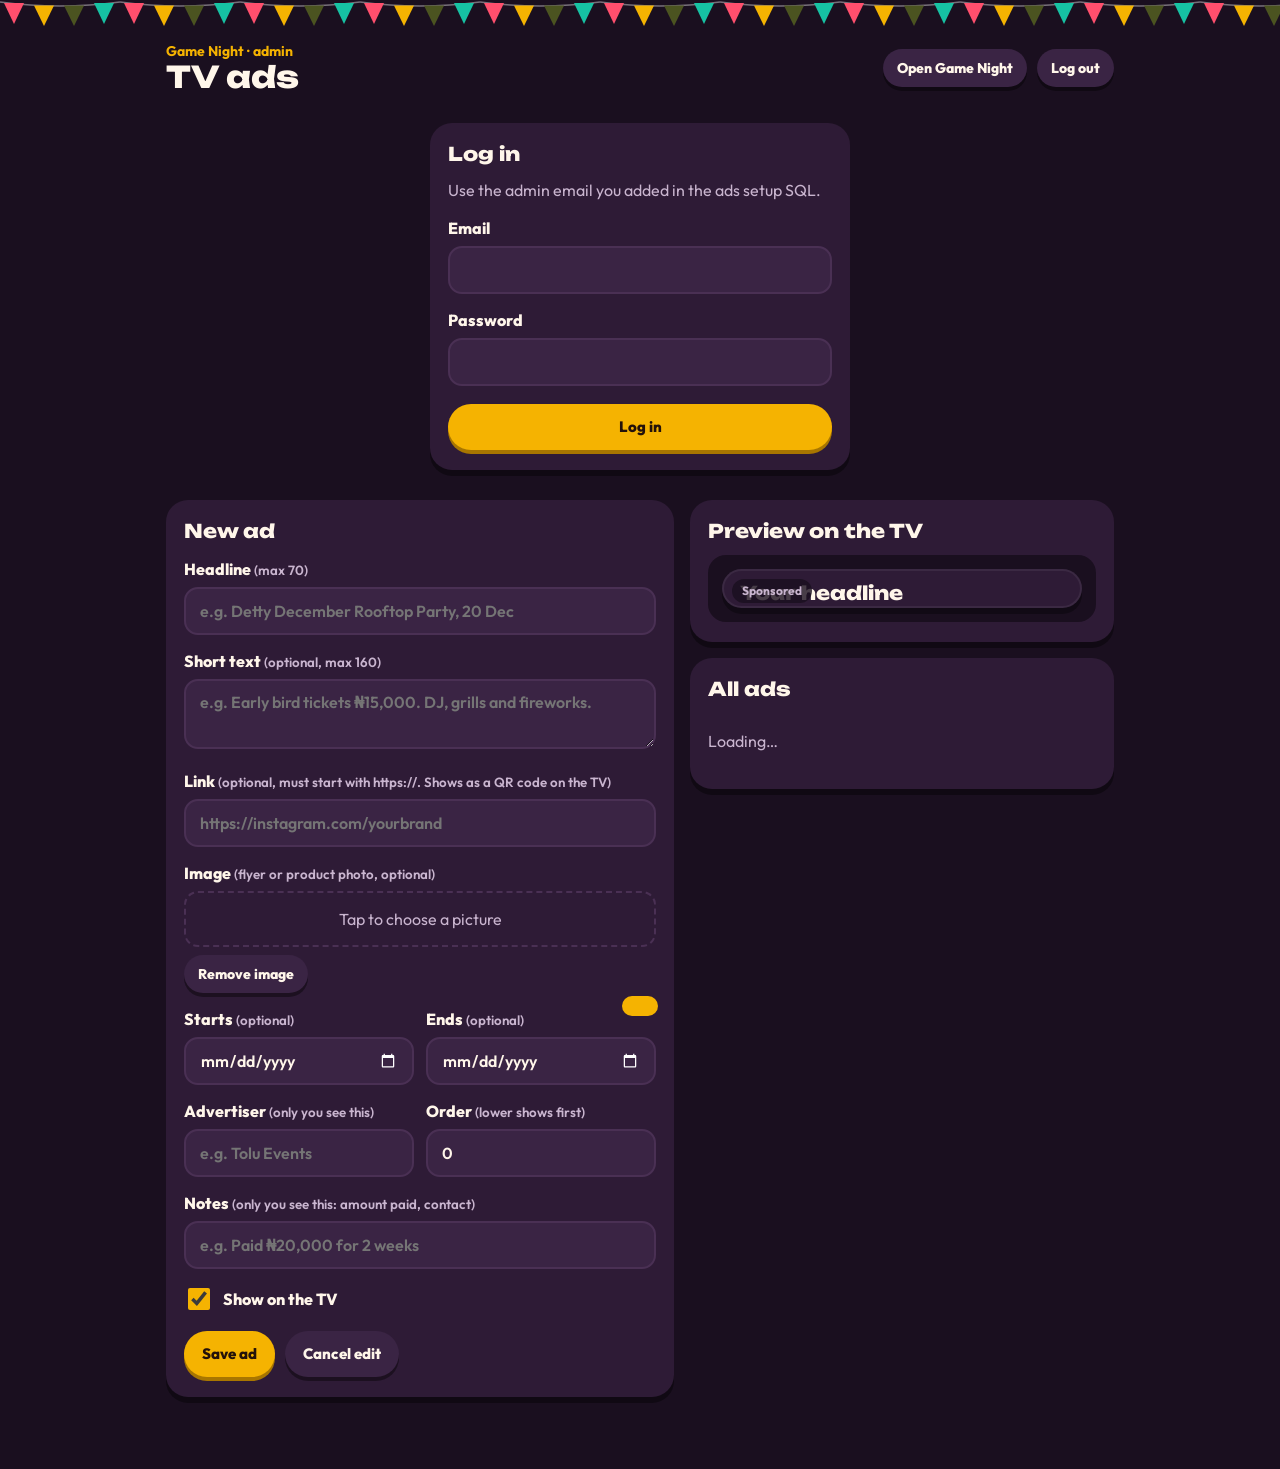
<file: admin/ads/index.html>
<!DOCTYPE html>
<html lang="en">
<head>
<meta charset="utf-8">
<meta name="viewport" content="width=device-width, initial-scale=1">
<meta name="robots" content="noindex">
<meta name="theme-color" content="#1a0f1f">
<title>Ads · Game Night admin</title>
<link rel="preconnect" href="https://fonts.googleapis.com"><link rel="preconnect" href="https://fonts.gstatic.com" crossorigin>
<link rel="stylesheet" href="https://fonts.googleapis.com/css2?family=Unbounded:wght@600;800&family=Outfit:wght@400;600;700;800&display=swap">
<style>
:root{color-scheme:dark;--bg:#1a0f1f;--bg2:#24152b;--card:#2e1b36;--chip:#3a2444;--line:#4a3054;--ink:#fff6ea;--soft:#c9b5cf;
  --gold:#f5b301;--coral:#ff4f6d;--teal:#16c2a3;--army:#4b5320;--armyL:#a3b06a;--good:#2fd06b}
*{box-sizing:border-box;min-width:0}
html,body{margin:0}
body{background:var(--bg);color:var(--ink);font:16px/1.5 Outfit,system-ui,sans-serif;overflow-x:clip}
.bunting{height:26px;background:url("data:image/svg+xml,%3Csvg xmlns='http://www.w3.org/2000/svg' width='120' height='26' viewBox='0 0 120 26'%3E%3Cpath d='M0 2Q60 10 120 2' stroke='%23fff6' stroke-width='1.5' fill='none'/%3E%3Cpath d='M4 3h20L14 24Z' fill='%23ff4f6d'/%3E%3Cpath d='M34 5.5h20L44 26Z' fill='%23f5b301'/%3E%3Cpath d='M64 5.5h20L74 26Z' fill='%234b5320'/%3E%3Cpath d='M94 3h20l-10 21Z' fill='%2316c2a3'/%3E%3C/svg%3E") repeat-x 0 0/120px 26px}
.wrap{max-width:980px;margin:0 auto;padding:10px 16px 56px}
header{display:flex;align-items:center;gap:10px;flex-wrap:wrap;margin:6px 0 16px}
h1{font:800 clamp(22px,5.5vw,30px)/1.1 Unbounded,sans-serif;margin:0;flex:1 1 auto}
h1 small{display:block;font:700 14px Outfit,system-ui,sans-serif;color:var(--gold)}
h2{font:800 19px/1.2 Unbounded,sans-serif;margin:0 0 12px}
.btn{display:inline-flex;align-items:center;justify-content:center;gap:6px;border:0;border-radius:999px;min-height:46px;padding:0 18px;font:800 15px Outfit,system-ui,sans-serif;cursor:pointer;color:var(--ink);background:var(--chip);box-shadow:0 4px 0 #0006;text-decoration:none}
.btn.gold{background:var(--gold);color:#24120a;box-shadow:0 4px 0 #a87600}
.btn.bad{background:#5a1d2a;color:#ffd6dc}
.btn.sm{min-height:38px;padding:0 14px;font-size:14px}
.btn:active{transform:translateY(2px)}.btn:disabled{opacity:.5}
.btn:focus-visible,input:focus-visible,textarea:focus-visible{outline:3px solid var(--gold);outline-offset:2px}
.card{background:var(--card);border-radius:22px;padding:20px 18px;box-shadow:0 6px 0 #0006;margin-bottom:16px}
label{display:block;font-weight:800;margin:14px 0 6px}
label small{font-weight:600;color:var(--soft)}
input[type=text],input[type=email],input[type=password],input[type=url],input[type=number],input[type=date],textarea{width:100%;font:600 16px Outfit,sans-serif;color:var(--ink);background:var(--chip);border:2px solid var(--line);border-radius:14px;padding:11px 14px;min-height:48px;color-scheme:dark}
textarea{min-height:70px;resize:vertical}
.two{display:grid;grid-template-columns:repeat(2,minmax(0,1fr));gap:0 12px}
.check{display:flex;align-items:center;gap:10px;font-weight:800;margin-top:16px}
.check input{width:22px;height:22px;accent-color:var(--gold)}
.err{display:none;background:#5a1d2a;color:#ffd6dc;border-radius:14px;padding:10px 14px;margin:12px 0 0;font-weight:700}
.err.on{display:block}
.muted{color:var(--soft)}
.layout{display:grid;grid-template-columns:minmax(0,1.2fr) minmax(0,1fr);gap:16px;align-items:start}
.list{display:grid;gap:10px}
.ad{display:grid;grid-template-columns:84px minmax(0,1fr);gap:12px;background:var(--chip);border-radius:16px;padding:10px;align-items:center}
.ad .th{width:84px;height:64px;border-radius:10px;background:var(--bg2) center/cover no-repeat;display:grid;place-items:center;color:var(--soft);font-size:12px}
.ad b{display:block;line-height:1.2}
.ad small{color:var(--soft);display:block}
.ad .acts{grid-column:1/-1;display:flex;gap:8px;flex-wrap:wrap}
.st{display:inline-block;font-size:12px;font-weight:800;padding:2px 8px;border-radius:99px;margin-left:6px;vertical-align:2px}
.st.live{background:var(--good);color:#062}.st.soon{background:var(--gold);color:#24120a}.st.off,.st.ended{background:var(--line);color:var(--ink)}
.drop{border:2px dashed var(--line);border-radius:14px;padding:14px;text-align:center;color:var(--soft);cursor:pointer;position:relative}
.drop input{position:absolute;inset:0;opacity:0;cursor:pointer}
.drop img{display:block;max-width:100%;max-height:180px;margin:0 auto 8px;border-radius:10px}
/* preview: same look as the TV slot */
.tv{background:#1a0f1f;border-radius:18px;padding:14px}
.adslot{position:relative;background:var(--card);border-radius:24px;overflow:hidden;box-shadow:inset 0 0 0 2px #ffffff10,0 6px 0 #0005}
.adslot img{display:block;width:100%;max-height:300px;object-fit:cover;background:var(--bg2)}
.adtag{position:absolute;top:10px;left:10px;font-size:12px;font-weight:700;padding:3px 10px;border-radius:999px;background:#1a0f1fcc;color:var(--soft)}
.adtext{padding:14px 18px 4px}.adtext b{display:block;font:800 19px/1.15 Unbounded,sans-serif}.adtext p{margin:6px 0 0;color:var(--soft);font-size:15px}
.adlink{display:flex;align-items:center;gap:12px;padding:10px 18px 16px}.adlink span{font-weight:700;color:var(--gold);font-size:14px;word-break:break-all}
.adqr{flex:none;width:64px;height:64px;background:#fff;border-radius:10px;display:grid;place-items:center;color:#1a0f1f;font:800 11px Outfit}
#toast{position:fixed;left:50%;bottom:24px;transform:translate(-50%,140px);background:var(--gold);color:#24120a;padding:10px 18px;border-radius:999px;font-weight:800;transition:transform .25s;z-index:9}
#toast.show{transform:translate(-50%,0)}
.login{max-width:420px;margin:30px auto}
@media(max-width:760px){.layout{grid-template-columns:1fr}.two{grid-template-columns:1fr}}
</style>
</head>
<body>
<div class="bunting" aria-hidden="true"></div>
<div class="wrap">
  <header>
    <h1><small>Game Night · admin</small>TV ads</h1>
    <a class="btn sm" href="/" target="_blank">Open Game Night</a>
    <button class="btn sm" id="logout" type="button" hidden>Log out</button>
  </header>

  <section class="card login" id="loginCard">
    <h2>Log in</h2>
    <p class="muted" style="margin:0">Use the admin email you added in the ads setup SQL.</p>
    <form id="loginForm">
      <label for="em">Email</label><input type="email" id="em" autocomplete="username" required>
      <label for="pw">Password</label><input type="password" id="pw" autocomplete="current-password" required>
      <button class="btn gold" style="width:100%;margin-top:18px" type="submit">Log in</button>
      <p class="err" id="loginErr"></p>
    </form>
  </section>

  <div class="layout" id="main" hidden>
    <section class="card">
      <h2 id="formTitle">New ad</h2>
      <form id="adForm">
        <label for="title">Headline <small>(max 70)</small></label>
        <input type="text" id="title" maxlength="70" required placeholder="e.g. Detty December Rooftop Party, 20 Dec">
        <label for="body">Short text <small>(optional, max 160)</small></label>
        <textarea id="body" maxlength="160" placeholder="e.g. Early bird tickets ₦15,000. DJ, grills and fireworks."></textarea>
        <label for="link">Link <small>(optional, must start with https://. Shows as a QR code on the TV)</small></label>
        <input type="url" id="link" placeholder="https://instagram.com/yourbrand">
        <label>Image <small>(flyer or product photo, optional)</small></label>
        <div class="drop" id="drop"><div id="dropImg"></div><span id="dropTxt">Tap to choose a picture</span><input type="file" id="file" accept="image/*"></div>
        <button class="btn sm" type="button" id="noImg" hidden style="margin-top:8px">Remove image</button>
        <div class="two">
          <div><label for="starts">Starts <small>(optional)</small></label><input type="date" id="starts"></div>
          <div><label for="ends">Ends <small>(optional)</small></label><input type="date" id="ends"></div>
        </div>
        <div class="two">
          <div><label for="advertiser">Advertiser <small>(only you see this)</small></label><input type="text" id="advertiser" maxlength="80" placeholder="e.g. Tolu Events"></div>
          <div><label for="sort">Order <small>(lower shows first)</small></label><input type="number" id="sort" value="0" step="1"></div>
        </div>
        <label for="notes">Notes <small>(only you see this: amount paid, contact)</small></label>
        <input type="text" id="notes" maxlength="200" placeholder="e.g. Paid ₦20,000 for 2 weeks">
        <label class="check"><input type="checkbox" id="active" checked> Show on the TV</label>
        <div style="display:flex;gap:10px;flex-wrap:wrap;margin-top:18px">
          <button class="btn gold" type="submit" id="save">Save ad</button>
          <button class="btn" type="button" id="cancel" hidden>Cancel edit</button>
        </div>
        <p class="err" id="formErr"></p>
      </form>
    </section>

    <div>
      <section class="card">
        <h2>Preview on the TV</h2>
        <div class="tv" id="preview"></div>
      </section>
      <section class="card">
        <h2>All ads</h2>
        <div class="list" id="list"><p class="muted">Loading…</p></div>
      </section>
    </div>
  </div>
</div>
<div id="toast"></div>

<script type="module">
import { SUPABASE_URL, SUPABASE_KEY } from '/js/config.js';
const BUCKET = "gamenight-ads";
const $ = id => document.getElementById(id);
const esc = s => String(s ?? "").replace(/[&<>"']/g, c => ({ "&": "&amp;", "<": "&lt;", ">": "&gt;", '"': "&quot;", "'": "&#39;" }[c]));
const toast = m => { const t = $("toast"); t.textContent = m; t.classList.add("show"); clearTimeout(t._h); t._h = setTimeout(() => t.classList.remove("show"), 2200); };
const today = () => new Date().toISOString().slice(0, 10);
const ss = { get(k) { try { return JSON.parse(sessionStorage.getItem(k)); } catch { return null; } }, set(k, v) { try { sessionStorage.setItem(k, JSON.stringify(v)); } catch { } }, del(k) { try { sessionStorage.removeItem(k); } catch { } } };

let session = ss.get("gn-admin");   // { access_token, refresh_token, expires_at }
let ads = [], editing = null, imgUrl = "", newBlob = null;

/* ---------- auth ---------- */
async function auth(body, grant) {
  const r = await fetch(`${SUPABASE_URL}/auth/v1/token?grant_type=${grant}`, { method: "POST", headers: { apikey: SUPABASE_KEY, "Content-Type": "application/json" }, body: JSON.stringify(body) });
  const j = await r.json().catch(() => ({}));
  if (!r.ok) throw new Error(j.error_description || j.msg || "Login failed");
  session = { access_token: j.access_token, refresh_token: j.refresh_token, expires_at: Date.now() + (j.expires_in || 3600) * 1000 };
  ss.set("gn-admin", session);
}
async function token() {
  if (!session) throw new Error("Not logged in");
  if (Date.now() > session.expires_at - 60000) await auth({ refresh_token: session.refresh_token }, "refresh_token");
  return session.access_token;
}
async function api(path, opts = {}) {
  const r = await fetch(`${SUPABASE_URL}${path}`, { ...opts, headers: { apikey: SUPABASE_KEY, Authorization: "Bearer " + await token(), ...(opts.headers || {}) } });
  if (r.status === 401) { logout(); throw new Error("Session expired. Log in again."); }
  if (!r.ok) { const j = await r.json().catch(() => ({})); throw new Error(j.message || j.error || "Supabase said " + r.status); }
  return r.status === 204 ? null : r.json().catch(() => null);
}
function logout() { session = null; ss.del("gn-admin"); $("main").hidden = true; $("logout").hidden = true; $("loginCard").hidden = false; }
$("logout").onclick = logout;
$("loginForm").onsubmit = async e => {
  e.preventDefault(); $("loginErr").classList.remove("on");
  try { await auth({ email: $("em").value.trim(), password: $("pw").value }, "password"); start(); }
  catch (x) { $("loginErr").textContent = x.message; $("loginErr").classList.add("on"); }
};

/* ---------- list ---------- */
const state = a => !a.active ? ["off", "Off"] : a.ends_on && a.ends_on < today() ? ["ended", "Ended"] : a.starts_on && a.starts_on > today() ? ["soon", "Starts " + a.starts_on] : ["live", "Live"];
async function load() {
  try {
    const mine = await api("/rest/v1/rpc/is_gamenight_admin", { method: "POST", headers: { "Content-Type": "application/json" }, body: "{}" });
    if (!mine) { $("list").innerHTML = `<p class="err on">This email isn't on the admin list. Add it in the SQL (gamenight_admins) and log in again.</p>`; return; }
    ads = await api("/rest/v1/gamenight_ads?select=*&order=sort.asc,created_at.desc");
    renderList();
  } catch (x) { $("list").innerHTML = `<p class="err on">${esc(x.message)}</p>`; }
}
function renderList() {
  $("list").innerHTML = ads.length ? ads.map(a => {
    const [k, l] = state(a);
    return `<div class="ad"><div class="th" style="${a.image_url ? `background-image:url('${esc(a.image_url)}')` : ""}">${a.image_url ? "" : "No image"}</div>
      <div><b>${esc(a.title)}<span class="st ${k}">${esc(l)}</span></b><small>${esc([a.advertiser, a.ends_on ? "until " + a.ends_on : "", a.notes].filter(Boolean).join(" · ") || "—")}</small></div>
      <div class="acts"><button class="btn sm" data-edit="${a.id}">Edit</button><button class="btn sm" data-toggle="${a.id}">${a.active ? "Turn off" : "Turn on"}</button><button class="btn sm bad" data-del="${a.id}">Delete</button></div></div>`;
  }).join("") : `<p class="muted">No ads yet. The TV shows an "Your ad here" box until you add one.</p>`;
}
$("list").onclick = async e => {
  const b = e.target.closest("button"); if (!b) return;
  const id = b.dataset.edit || b.dataset.toggle || b.dataset.del; const a = ads.find(x => x.id === id); if (!a) return;
  if (b.dataset.edit) return edit(a);
  try {
    if (b.dataset.toggle) { await api(`/rest/v1/gamenight_ads?id=eq.${id}`, { method: "PATCH", headers: { "Content-Type": "application/json" }, body: JSON.stringify({ active: !a.active }) }); toast(a.active ? "Turned off" : "Live on the TV"); }
    if (b.dataset.del) {
      if (!b.dataset.sure) { b.dataset.sure = 1; b.textContent = "Tap again to delete"; setTimeout(() => { delete b.dataset.sure; b.textContent = "Delete"; }, 3000); return; }
      await api(`/rest/v1/gamenight_ads?id=eq.${id}`, { method: "DELETE" });
      const path = storagePath(a.image_url); if (path) api(`/storage/v1/object/${BUCKET}/${path}`, { method: "DELETE" }).catch(() => { });
      if (editing === id) resetForm();
      toast("Deleted");
    }
    load();
  } catch (x) { toast(x.message); }
};

/* ---------- form ---------- */
function setImg(url) {
  imgUrl = url;
  $("dropImg").innerHTML = url ? `<img src="${esc(url)}" alt="">` : "";
  $("dropTxt").textContent = url ? "Tap to change the picture" : "Tap to choose a picture";
  $("noImg").hidden = !url; preview();
}
function resetForm() {
  editing = null; newBlob = null; $("adForm").reset(); $("sort").value = 0; $("active").checked = true; setImg("");
  $("formTitle").textContent = "New ad"; $("save").textContent = "Save ad"; $("cancel").hidden = true; $("formErr").classList.remove("on");
}
function edit(a) {
  editing = a.id; newBlob = null;
  $("title").value = a.title || ""; $("body").value = a.body || ""; $("link").value = a.link || "";
  $("starts").value = a.starts_on || ""; $("ends").value = a.ends_on || ""; $("advertiser").value = a.advertiser || "";
  $("notes").value = a.notes || ""; $("sort").value = a.sort || 0; $("active").checked = a.active;
  setImg(a.image_url || "");
  $("formTitle").textContent = "Edit ad"; $("save").textContent = "Save changes"; $("cancel").hidden = false;
  $("adForm").scrollIntoView({ behavior: "smooth" });
}
$("cancel").onclick = resetForm;
$("noImg").onclick = () => { newBlob = null; $("file").value = ""; setImg(""); };

// shrink big photos before upload so the TV loads them fast
async function shrink(file) {
  const bmp = await createImageBitmap(file);
  const k = Math.min(1, 1280 / Math.max(bmp.width, bmp.height));
  const c = document.createElement("canvas"); c.width = Math.round(bmp.width * k); c.height = Math.round(bmp.height * k);
  c.getContext("2d").drawImage(bmp, 0, 0, c.width, c.height);
  return await new Promise(r => c.toBlob(r, "image/jpeg", 0.85));
}
$("file").onchange = async () => {
  const f = $("file").files[0]; if (!f) return;
  if (!f.type.startsWith("image/")) return toast("Pick an image file");
  try { newBlob = await shrink(f); setImg(URL.createObjectURL(newBlob)); }
  catch { newBlob = f; setImg(URL.createObjectURL(f)); }
};
function storagePath(url) { const m = String(url || "").match(new RegExp(`/storage/v1/object/public/${BUCKET}/(.+)$`)); return m ? m[1] : ""; }

$("adForm").oninput = preview;
$("adForm").onsubmit = async e => {
  e.preventDefault(); $("formErr").classList.remove("on");
  const link = $("link").value.trim();
  if (link && !/^https:\/\//.test(link)) { $("formErr").textContent = "The link must start with https://"; $("formErr").classList.add("on"); return; }
  if ($("starts").value && $("ends").value && $("ends").value < $("starts").value) { $("formErr").textContent = "The end date is before the start date."; $("formErr").classList.add("on"); return; }
  $("save").disabled = true;
  try {
    let image_url = imgUrl.startsWith("blob:") ? "" : imgUrl;
    if (newBlob) {
      const path = `${Date.now()}-${Math.random().toString(36).slice(2, 8)}.jpg`;
      await api(`/storage/v1/object/${BUCKET}/${path}`, { method: "POST", headers: { "Content-Type": newBlob.type || "image/jpeg", "x-upsert": "true" }, body: newBlob });
      image_url = `${SUPABASE_URL}/storage/v1/object/public/${BUCKET}/${path}`;
    }
    const row = {
      title: $("title").value.trim(), body: $("body").value.trim() || null, link: link || null, image_url: image_url || null,
      starts_on: $("starts").value || null, ends_on: $("ends").value || null, advertiser: $("advertiser").value.trim() || null,
      notes: $("notes").value.trim() || null, sort: parseInt($("sort").value, 10) || 0, active: $("active").checked
    };
    const old = editing && ads.find(a => a.id === editing);
    if (editing) await api(`/rest/v1/gamenight_ads?id=eq.${editing}`, { method: "PATCH", headers: { "Content-Type": "application/json" }, body: JSON.stringify(row) });
    else await api(`/rest/v1/gamenight_ads`, { method: "POST", headers: { "Content-Type": "application/json", Prefer: "return=minimal" }, body: JSON.stringify(row) });
    if (old && old.image_url && old.image_url !== row.image_url) { const p = storagePath(old.image_url); if (p) api(`/storage/v1/object/${BUCKET}/${p}`, { method: "DELETE" }).catch(() => { }); }
    toast(editing ? "Saved" : "Ad added. TVs pick it up within 10 minutes");
    resetForm(); load();
  } catch (x) { $("formErr").textContent = x.message; $("formErr").classList.add("on"); }
  finally { $("save").disabled = false; }
};

function preview() {
  const t = $("title").value.trim() || "Your headline", b = $("body").value.trim(), l = $("link").value.trim();
  $("preview").innerHTML = `<div class="adslot"><span class="adtag">Sponsored</span>${imgUrl ? `<img src="${esc(imgUrl)}" alt="">` : ""}<div class="adtext"><b>${esc(t)}</b>${b ? `<p>${esc(b)}</p>` : ""}</div>${l ? `<div class="adlink"><div class="adqr">QR</div><span>${esc(l.replace(/^https:\/\/(www\.)?/, "").replace(/\/$/, ""))}</span></div>` : ""}</div>`;
}

function start() { $("loginCard").hidden = true; $("main").hidden = false; $("logout").hidden = false; resetForm(); load(); }
if (session) start(); else preview();
</script>
</body>
</html>
</file>
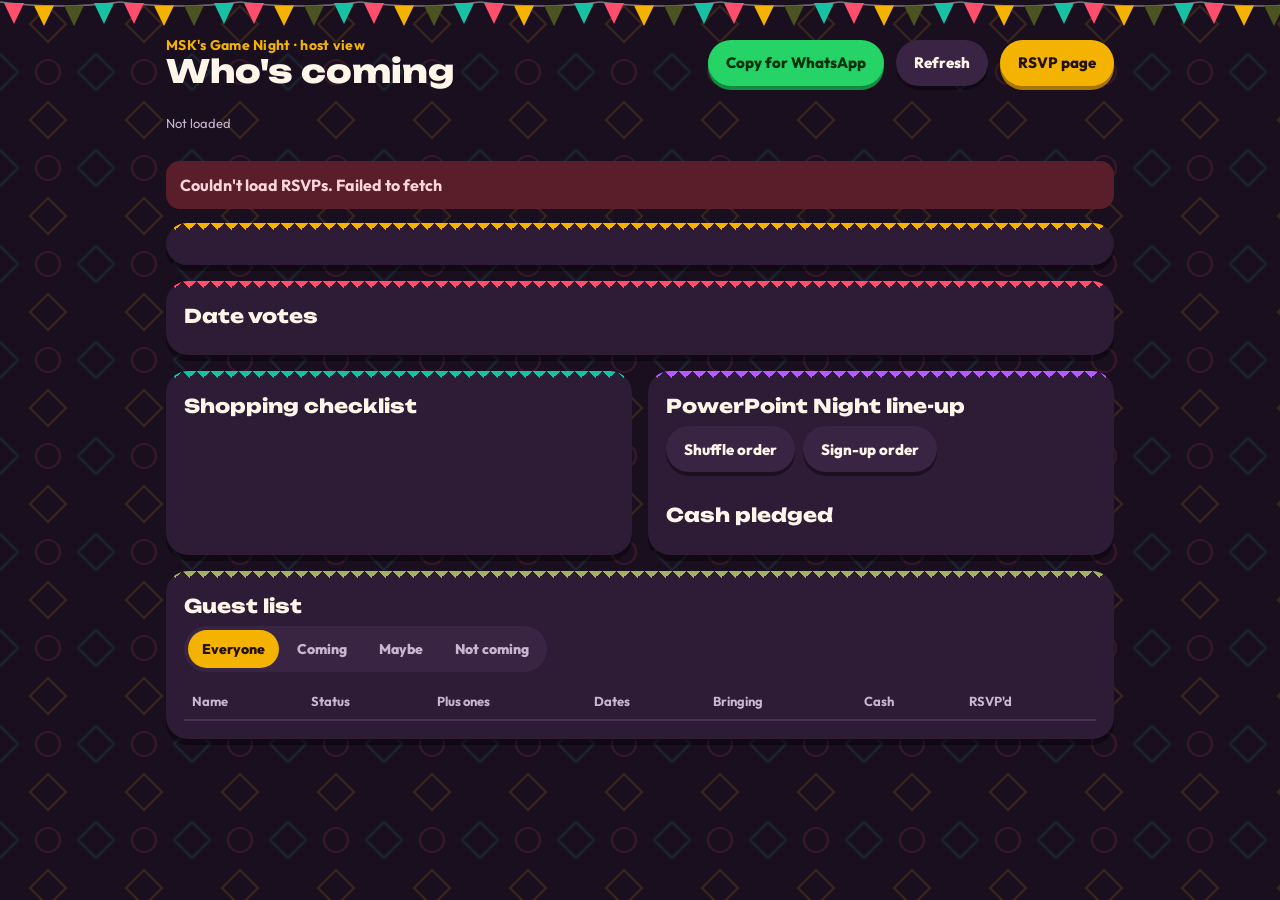
<file: rsvp/host/index.html>
<!DOCTYPE html>
<html lang="en">
<head>
<meta charset="utf-8">
<meta name="viewport" content="width=device-width, initial-scale=1">
<meta name="robots" content="noindex">
<meta name="theme-color" content="#1a0f1f">
<title>Host dashboard · MSK's Game Night</title>
<link rel="preconnect" href="https://fonts.googleapis.com"><link rel="preconnect" href="https://fonts.gstatic.com" crossorigin>
<link rel="stylesheet" href="https://fonts.googleapis.com/css2?family=Unbounded:wght@600;800&family=Outfit:wght@400;600;700;800&display=swap">
<style>
:root{color-scheme:dark;--bg:#1a0f1f;--bg2:#24152b;--card:#2e1b36;--chip:#3a2444;--line:#4a3054;--ink:#fff6ea;--soft:#c9b5cf;
  --gold:#f5b301;--coral:#ff4f6d;--teal:#16c2a3;--army:#4b5320;--armyL:#a3b06a;--good:#2fd06b;--purple:#b45cff}
*{box-sizing:border-box;min-width:0}
html,body{margin:0}
body{background:var(--bg);color:var(--ink);font:16px/1.5 Outfit,system-ui,sans-serif;overflow-x:clip;
  background-image:url("data:image/svg+xml,%3Csvg xmlns='http://www.w3.org/2000/svg' width='96' height='96' viewBox='0 0 96 96'%3E%3Cg fill='none' stroke-width='2.2'%3E%3Cpath d='M48 6 66 24 48 42 30 24Z' stroke='%23f5b30122'/%3E%3Cpath d='M0 54 18 72 0 90M96 54 78 72 96 90' stroke='%2316c2a31f'/%3E%3Ccircle cx='48' cy='72' r='12' stroke='%23ff4f6d1f'/%3E%3C/g%3E%3C/svg%3E");background-size:96px 96px}
.bunting{height:26px;background:url("data:image/svg+xml,%3Csvg xmlns='http://www.w3.org/2000/svg' width='120' height='26' viewBox='0 0 120 26'%3E%3Cpath d='M0 2Q60 10 120 2' stroke='%23fff6' stroke-width='1.5' fill='none'/%3E%3Cpath d='M4 3h20L14 24Z' fill='%23ff4f6d'/%3E%3Cpath d='M34 5.5h20L44 26Z' fill='%23f5b301'/%3E%3Cpath d='M64 5.5h20L74 26Z' fill='%234b5320'/%3E%3Cpath d='M94 3h20l-10 21Z' fill='%2316c2a3'/%3E%3C/svg%3E") repeat-x 0 0/120px 26px}
.wrap{max-width:980px;margin:0 auto;padding:10px 16px 56px}
header{display:flex;align-items:center;gap:12px;flex-wrap:wrap;margin-bottom:14px}
header h1{font:800 clamp(22px,5.5vw,32px)/1.1 Unbounded,sans-serif;margin:0;flex:1 1 auto}
header h1 small{display:block;font:700 14px Outfit,system-ui,sans-serif;color:var(--gold);letter-spacing:.02em}
.updated{color:var(--soft);font-size:13px;width:100%}
.btn{display:inline-flex;align-items:center;justify-content:center;gap:6px;border:0;border-radius:999px;min-height:46px;padding:0 18px;font:800 15px Outfit,system-ui,sans-serif;cursor:pointer;color:var(--ink);background:var(--chip);box-shadow:0 4px 0 #0006;text-decoration:none}
.btn.gold{background:var(--gold);color:#24120a;box-shadow:0 4px 0 #a87600}
.btn.wa{background:#25d366;color:#04310f;box-shadow:0 4px 0 #128c43}
.btn:active{transform:translateY(2px)}
.btn:focus-visible{outline:3px solid var(--gold);outline-offset:2px}
.grid{display:grid;grid-template-columns:repeat(2,minmax(0,1fr));gap:16px}
.card{background:var(--card);border-radius:22px;padding:24px 18px 18px;box-shadow:0 6px 0 #0006;position:relative;overflow:hidden}
.card::before{content:"";position:absolute;inset:0 0 auto;height:10px;
  background:linear-gradient(135deg,var(--k,var(--gold)) 25%,transparent 25%) -5px 0/14px 14px,linear-gradient(225deg,var(--k,var(--gold)) 25%,transparent 25%) -5px 0/14px 14px}
.card h2{font:800 19px/1.2 Unbounded,sans-serif;margin:0 0 10px}
.wide{grid-column:1/-1}
.kpis{display:grid;grid-template-columns:repeat(5,minmax(0,1fr));gap:10px;--k:var(--coral)}
.kpi{background:var(--chip);border-radius:16px;padding:12px 8px;text-align:center}
.kpi b{display:block;font:800 clamp(22px,5vw,34px)/1.1 Unbounded,sans-serif;color:var(--gold);white-space:nowrap}
.kpi span{font-size:13px;font-weight:700;color:var(--soft)}
.kpi.main b{color:var(--good)}
.shop{list-style:none;margin:0;padding:0;display:grid;gap:8px}
.shop li{display:grid;grid-template-columns:auto minmax(0,1fr) auto;gap:10px;align-items:center;background:var(--chip);border-radius:14px;padding:10px 12px}
.shop .dot{width:14px;height:14px;border-radius:50%;background:var(--good)}
.shop li.miss .dot{background:var(--coral);box-shadow:0 0 0 4px #ff4f6d33}
.shop b{display:block}
.shop small{color:var(--soft);font-size:13px}
.shop .n{font:800 18px Unbounded,sans-serif;color:var(--gold)}
.shop li.miss .n{color:var(--coral);font:800 13px Outfit,system-ui,sans-serif;text-transform:uppercase;letter-spacing:.06em}
ol.ppt{margin:0;padding:0;list-style:none;display:grid;gap:8px;counter-reset:p}
ol.ppt li{counter-increment:p;display:grid;grid-template-columns:2.2em minmax(0,1fr);gap:10px;align-items:center;background:var(--chip);border-radius:14px;padding:10px 12px}
ol.ppt li::before{content:counter(p);font:800 18px Unbounded,sans-serif;color:var(--purple);text-align:center}
ol.ppt small{display:block;color:var(--soft)}
.cashlist{list-style:none;margin:0;padding:0;display:grid;gap:6px}
.cashlist li{display:flex;justify-content:space-between;gap:10px;background:var(--chip);border-radius:12px;padding:8px 12px;font-weight:700}
.cashlist b{color:var(--armyL);white-space:nowrap}
.tools{display:flex;gap:8px;flex-wrap:wrap;margin:-2px 0 12px}
.seg{display:inline-flex;background:var(--chip);border-radius:999px;padding:4px;gap:4px;flex-wrap:wrap}
.seg button{border:0;background:none;color:var(--soft);font:800 14px Outfit,system-ui,sans-serif;padding:8px 14px;border-radius:999px;cursor:pointer;min-height:38px}
.seg button.on{background:var(--gold);color:#24120a}
.scroll{overflow-x:auto}
table{width:100%;border-collapse:collapse;font-size:15px}
th{text-align:left;color:var(--soft);font-size:13px;font-weight:700;padding:8px;border-bottom:2px solid var(--line);white-space:nowrap}
td{padding:9px 8px;border-bottom:1px solid var(--line);vertical-align:top}
td.num{text-align:right;white-space:nowrap}
td.nm{font-weight:800;white-space:nowrap}
.tag{font-size:12px;font-weight:800;padding:2px 8px;border-radius:99px;background:var(--gold);color:#24120a;white-space:nowrap}
.tag.maybe{background:var(--line);color:var(--ink)}.tag.no{background:#5a1d2a;color:#ffc2cc}
.muted{color:var(--soft)}
.empty{color:var(--soft);text-align:center;padding:16px}
.err{display:none;background:#5a1d2a;color:#ffd6dc;border-radius:14px;padding:12px 14px;margin-bottom:14px;font-weight:700}
.err.on{display:block}
#toast{position:fixed;left:50%;bottom:24px;transform:translate(-50%,140px);background:var(--gold);color:#24120a;padding:10px 18px;border-radius:999px;font-weight:800;transition:transform .25s;z-index:9}
#toast.show{transform:translate(-50%,0)}
.fallback{display:none;margin-top:10px}.fallback.on{display:block}
.fallback textarea{width:100%;min-height:200px;background:var(--chip);color:var(--ink);border:2px solid var(--line);border-radius:14px;padding:10px;font:14px/1.4 Outfit,system-ui,sans-serif}
@media(max-width:760px){.grid{grid-template-columns:1fr}.kpis{grid-template-columns:repeat(3,minmax(0,1fr))}
  .stack thead{display:none}.stack tr{display:grid;padding:10px 0;border-bottom:1px solid var(--line)}.stack td{border:0;padding:2px 0;text-align:left}
  .stack td[data-l]::before{content:attr(data-l) ": ";color:var(--soft);font-weight:700}.stack td.nm::before{content:none}}
</style>
</head>
<body>
<div class="bunting" aria-hidden="true"></div>
<div class="wrap">
  <header>
    <h1><small>MSK's Game Night · host view</small>Who's coming</h1>
    <button class="btn wa" id="copyWa" type="button">Copy for WhatsApp</button>
    <button class="btn" id="refresh" type="button">Refresh</button>
    <a class="btn gold" href="../">RSVP page</a>
    <p class="updated" id="updated">Loading…</p>
  </header>
  <div class="err" id="err"></div>
  <div class="fallback" id="fallback"><p class="muted">Your browser blocked copying. Long-press the text below, Select all, then Copy.</p><textarea id="waText" readonly></textarea></div>

  <div class="grid">
    <section class="card wide"><div class="kpis" id="kpis"></div></section>

    <section class="card wide" style="--k:var(--coral)">
      <h2>Date votes</h2>
      <ul class="shop" id="dvotes"></ul>
    </section>

    <section class="card" style="--k:var(--teal)">
      <h2>Shopping checklist</h2>
      <ul class="shop" id="shop"></ul>
    </section>

    <section class="card" style="--k:var(--purple)">
      <h2>PowerPoint Night line-up</h2>
      <div class="tools"><button class="btn" id="shuffle" type="button">Shuffle order</button><button class="btn" id="signup" type="button">Sign-up order</button></div>
      <ol class="ppt" id="ppt"></ol>
      <h2 style="margin-top:20px">Cash pledged</h2>
      <ul class="cashlist" id="cash"></ul>
    </section>

    <section class="card wide" style="--k:var(--armyL)">
      <h2>Guest list</h2>
      <div class="tools"><div class="seg" id="filter">
        <button data-f="all" class="on">Everyone</button><button data-f="yes">Coming</button><button data-f="maybe">Maybe</button><button data-f="no">Not coming</button>
      </div></div>
      <div class="scroll"><table class="stack"><thead><tr><th>Name</th><th>Status</th><th>Plus ones</th><th>Dates</th><th>Bringing</th><th>Cash</th><th>RSVP'd</th></tr></thead><tbody id="rows"></tbody></table></div>
    </section>
  </div>
</div>
<div id="toast"></div>

<script type="module">
import { SUPABASE_URL, SUPABASE_KEY } from '/js/config.js';
const EVENT = { title: "MSK's Game Night", when: "Fri 4 – Sun 6 Dec 2026 (date by vote) · 6–10pm sharp", where: "38 Kola Motajo Close, Ilasan, Ikate (off Blenco)" };
const DATES = [["fri4", "Fri 4 Dec"], ["sat5", "Sat 5 Dec"], ["sun6", "Sun 6 Dec"]];
const DL = Object.fromEntries(DATES);
const ITEMS = [["soft", "Soft drinks"], ["alcohol", "Alcohol"], ["pizza", "Pizza"], ["chops", "Small chops"], ["snacks", "Snacks / chin chin"], ["ice", "Ice / water"], ["games", "Cards / board game"]];
const LABEL = Object.fromEntries(ITEMS);
const $ = id => document.getElementById(id);
const esc = s => String(s ?? "").replace(/[&<>"']/g, c => ({ "&": "&amp;", "<": "&lt;", ">": "&gt;", '"': "&quot;", "'": "&#39;" }[c]));
const naira = n => "₦" + Number(n || 0).toLocaleString("en-NG");
const H = { apikey: SUPABASE_KEY };
if (SUPABASE_KEY.startsWith("eyJ")) H.Authorization = "Bearer " + SUPABASE_KEY;
let rows = [], filter = "all", pptOrder = null;

function toast(m) { const t = $("toast"); t.textContent = m; t.classList.add("show"); clearTimeout(t._h); t._h = setTimeout(() => t.classList.remove("show"), 2200); }
function ago(iso) {
  const d = new Date(iso); if (isNaN(d)) return "";
  return d.toLocaleString("en-NG", { day: "numeric", month: "short", hour: "numeric", minute: "2-digit" });
}

async function load() {
  try {
    const r = await fetch(`${SUPABASE_URL}/rest/v1/gamenight_rsvps?select=name,status,dates,plus_ones,items,note,cash_amount,presenting,created_at&order=created_at.asc`, { headers: H });
    if (!r.ok) throw new Error(r.status === 404 ? "The RSVP table doesn't exist yet. Run the SQL setup in Supabase first." : "Supabase said " + r.status);
    rows = await r.json();
    $("err").classList.remove("on");
    render();
    $("updated").textContent = "Updated " + new Date().toLocaleTimeString("en-NG", { hour: "numeric", minute: "2-digit" }) + " · refreshes every 20 seconds";
  } catch (e) {
    $("err").textContent = "Couldn't load RSVPs. " + (e.message || "Check your network.");
    $("err").classList.add("on");
    $("updated").textContent = "Not loaded";
  }
}

function render() {
  const yes = rows.filter(r => r.status === "yes"), maybe = rows.filter(r => r.status === "maybe"), no = rows.filter(r => r.status === "no");
  const going = rows.filter(r => r.status !== "no");
  const heads = yes.reduce((n, r) => n + 1 + (r.plus_ones || 0), 0);
  const maybeHeads = maybe.reduce((n, r) => n + 1 + (r.plus_ones || 0), 0);
  const cash = rows.reduce((n, r) => n + (r.cash_amount || 0), 0);
  const presenters = going.filter(r => r.presenting);
  $("kpis").innerHTML = [
    ["main", heads, "heads coming"], ["", maybeHeads, "maybe"], ["", no.length, "can't make it"], ["", naira(cash), "cash pledged"], ["", presenters.length, "presenting"]
  ].map(([c, v, l]) => `<div class="kpi ${c}"><b>${esc(v)}</b><span>${l}</span></div>`).join("");

  const dv = DATES.map(([k, l]) => [k, l, going.filter(r => (r.dates || []).includes(k))]);
  const best = Math.max(0, ...dv.map(d => d[2].length));
  $("dvotes").innerHTML = dv.map(([k, l, who]) => `<li class="${who.length ? "" : "miss"}"><i class="dot" style="${who.length && who.length === best ? "background:var(--gold)" : ""}"></i><div><b>${esc(l)}${who.length && who.length === best ? " · leading" : ""}</b><small>${who.length ? who.map(r => esc(r.name) + (r.status === "maybe" ? " (maybe)" : "")).join(", ") : "Nobody yet"}</small></div><span class="n">${who.length || "0"}</span></li>`).join("");
  $("shop").innerHTML = ITEMS.map(([k, l]) => {
    const who = going.filter(r => (r.items || []).includes(k));
    return `<li class="${who.length ? "" : "miss"}"><i class="dot"></i><div><b>${esc(l)}</b><small>${who.length ? who.map(r => esc(r.name) + (r.status === "maybe" ? " (maybe)" : "")).join(", ") : "Nobody yet"}</small></div><span class="n">${who.length || "Missing"}</span></li>`;
  }).join("");

  const list = pptOrder ? pptOrder.map(n => presenters.find(p => p.name + p.created_at === n)).filter(Boolean).concat(presenters.filter(p => !pptOrder.includes(p.name + p.created_at))) : presenters;
  $("ppt").innerHTML = list.length ? list.map(r => `<li><div><b>${esc(r.name)}</b><small>${esc(r.presenting)}${r.status === "maybe" ? " · maybe coming" : ""}</small></div></li>`).join("") : `<li class="empty" style="display:block">No presenters yet</li>`;

  const payers = rows.filter(r => r.cash_amount);
  $("cash").innerHTML = payers.length ? payers.map(r => `<li><span>${esc(r.name)}</span><b>${naira(r.cash_amount)}</b></li>`).join("") + `<li><span>Total</span><b>${naira(cash)}</b></li>` : `<li class="muted">No cash pledges yet</li>`;

  const shown = rows.filter(r => filter === "all" || r.status === filter).slice().reverse();
  const tag = s => s === "yes" ? '<span class="tag">Coming</span>' : s === "maybe" ? '<span class="tag maybe">Maybe</span>' : '<span class="tag no">Not coming</span>';
  $("rows").innerHTML = shown.length ? shown.map(r => {
    const items = (r.items || []).map(k => LABEL[k]).filter(Boolean).join(", ");
    const bring = [items, r.note].filter(Boolean).join(" · ");
    return `<tr><td class="nm">${esc(r.name)}</td><td data-l="Status">${tag(r.status)}</td><td data-l="Plus ones" class="num">${r.plus_ones || 0}</td><td data-l="Dates">${esc((r.dates || []).map(k => DL[k]).filter(Boolean).join(", ") || "—")}</td><td data-l="Bringing">${esc(bring || "—")}${r.presenting ? `<br><span class="muted">Presenting: ${esc(r.presenting)}</span>` : ""}</td><td data-l="Cash" class="num">${r.cash_amount ? naira(r.cash_amount) : "—"}</td><td data-l="RSVP'd" class="muted">${esc(ago(r.created_at))}</td></tr>`;
  }).join("") : `<tr><td colspan="7" class="empty">Nobody here yet</td></tr>`;
}

function waText() {
  const yes = rows.filter(r => r.status === "yes"), maybe = rows.filter(r => r.status === "maybe");
  const going = rows.filter(r => r.status !== "no");
  const heads = yes.reduce((n, r) => n + 1 + (r.plus_ones || 0), 0);
  const line = r => `${r.name}${r.plus_ones ? " +" + r.plus_ones : ""}${(r.items || []).length ? " – " + r.items.map(k => LABEL[k]).filter(Boolean).join(", ") : ""}${r.cash_amount ? " – " + naira(r.cash_amount) : ""}`;
  const missing = ITEMS.filter(([k]) => !going.some(r => (r.items || []).includes(k))).map(([, l]) => l);
  const presenters = going.filter(r => r.presenting);
  let t = `*${EVENT.title}* 🎲\n${EVENT.when}\n${EVENT.where}\n\n*Date votes*\n` + DATES.map(([k, l]) => `${l}: ${going.filter(r => (r.dates || []).includes(k)).length}`).join("\n") + `\n\n*Coming (${heads})*\n`;
  t += yes.length ? yes.map((r, i) => `${i + 1}. ${line(r)}`).join("\n") : "Nobody yet";
  if (maybe.length) t += `\n\n*Maybe*\n` + maybe.map(r => `• ${line(r)}`).join("\n");
  if (presenters.length) t += `\n\n*PowerPoint Night* 🎤\n` + presenters.map(r => `• ${r.name}: ${r.presenting}`).join("\n");
  t += missing.length ? `\n\n*Still needed:* ${missing.join(", ")}` : `\n\n*Everything on the list is covered* ✅`;
  t += `\n\nRSVP here: ${location.origin}/rsvp/`;
  return t;
}

$("copyWa").onclick = async () => {
  const t = waText();
  try { await navigator.clipboard.writeText(t); toast("Copied! Paste it in your WhatsApp group"); $("fallback").classList.remove("on"); }
  catch { $("waText").value = t; $("fallback").classList.add("on"); $("waText").focus(); $("waText").select(); }
};
$("refresh").onclick = () => { load(); toast("Refreshed"); };
$("shuffle").onclick = () => {
  const p = rows.filter(r => r.status !== "no" && r.presenting).map(r => r.name + r.created_at);
  for (let i = p.length - 1; i > 0; i--) { const j = Math.random() * (i + 1) | 0; [p[i], p[j]] = [p[j], p[i]]; }
  pptOrder = p; render();
};
$("signup").onclick = () => { pptOrder = null; render(); };
$("filter").onclick = e => { const b = e.target.closest("button"); if (!b) return; filter = b.dataset.f; $("filter").querySelectorAll("button").forEach(x => x.classList.toggle("on", x === b)); render(); };

load();
setInterval(() => { if (!document.hidden) load(); }, 20000);
</script>
</body>
</html>
</file>
<file: css/style.css>
/*
VOICE  loud, warm, owambe-night party; Lagos living room after dinner
IDEA   ankara print + party canopy lights: every screen is a lit party table
PICTURE the game itself fills the stage (cards, boards, big timers)
COLOUR aubergine night ground, gold + coral + teal, Whot maroon
TYPE   Unbounded for shouty titles, Outfit for everything else
*/
:root {
  --bg: #1a0f1f; --bg2: #24152b; --card: #2e1b36; --line: #4a3054;
  --ink: #fff6ea; --mute: #c9b5cf; --gold: #f5b301; --coral: #ff4f6d; --teal: #16c2a3; --blue: #4f8cff;
  --good: #2fd06b; --bad: #ff4f6d; --r: 18px;
  --disp: 'Unbounded', 'Arial Black', system-ui, sans-serif; --body: 'Outfit', system-ui, -apple-system, 'Segoe UI', sans-serif;
  color-scheme: dark;
}
* { box-sizing: border-box; min-width: 0; }
html, body { margin: 0; height: 100%; }
body {
  background: var(--bg); color: var(--ink); font: 17px/1.45 var(--body); overflow-x: clip;
  background-image: url("data:image/svg+xml,%3Csvg xmlns='http://www.w3.org/2000/svg' width='96' height='96' viewBox='0 0 96 96'%3E%3Cg fill='none' stroke-width='2.2'%3E%3Cpath d='M48 6 66 24 48 42 30 24Z' stroke='%23f5b30122'/%3E%3Cpath d='M0 54 18 72 0 90M96 54 78 72 96 90' stroke='%2316c2a31f'/%3E%3Ccircle cx='48' cy='72' r='12' stroke='%23ff4f6d1f'/%3E%3Ccircle cx='48' cy='72' r='4' fill='%23ff4f6d1a' stroke='none'/%3E%3Ccircle cx='0' cy='0' r='10' stroke='%23b45cff1c'/%3E%3Ccircle cx='96' cy='0' r='10' stroke='%23b45cff1c'/%3E%3Ccircle cx='0' cy='96' r='10' stroke='%23b45cff1c'/%3E%3Ccircle cx='96' cy='96' r='10' stroke='%23b45cff1c'/%3E%3C/g%3E%3Cg fill='%23f5b30114'%3E%3Ccircle cx='48' cy='24' r='3'/%3E%3Ccircle cx='18' cy='48' r='2'/%3E%3Ccircle cx='78' cy='48' r='2'/%3E%3C/g%3E%3C/svg%3E");
  background-size: 96px 96px;
  -webkit-tap-highlight-color: transparent;
}
button, input, select { font: inherit; color: inherit; }
button { cursor: pointer; }
h1, h2, h3 { margin: 0 0 .4em; line-height: 1.08; text-wrap: balance; }
h2 { font-family: var(--disp); font-weight: 600; font-size: clamp(20px, 2.2vw, 30px); }
p { margin: 0 0 .6em; }
.muted { color: var(--mute); } .small { font-size: 14px; } .grow { flex: 1; }
.hot { color: var(--coral); }
.display { font-family: var(--disp); font-weight: 800; font-size: clamp(28px, 4.4vw, 64px); letter-spacing: -.01em; }
.display.sm { font-size: 30px; }
.lead { font-size: clamp(17px, 1.7vw, 26px); color: var(--mute); }
.lead b { color: var(--ink); }
#app { min-height: 100%; display: flex; flex-direction: column; }

/* logo */
.logo { display: inline-flex; align-items: center; gap: .45em; font-family: var(--disp); font-weight: 800; font-size: 22px; letter-spacing: -.02em; }
.logo.big { font-size: clamp(36px, 6.4vw, 78px); }
.lw { display: inline-flex; flex-direction: column; align-items: flex-start; line-height: 1; }
.lname { white-space: nowrap; }
.ng { margin-top: .16em; padding: .22em .55em .2em; font-size: .3em; letter-spacing: .32em; font-weight: 800; color: #0b3d1f; border-radius: 4px; transform: rotate(-2deg);
  background: linear-gradient(90deg, #0a8f3c 0 33.3%, #fff 33.3% 66.6%, #0a8f3c 66.6%); box-shadow: 0 2px 0 #0006; text-shadow: 0 0 2px #fff, 0 0 2px #fff; }
.bar .ng, .pbar .ng { font-size: 10px; letter-spacing: .22em; }
.logo-mark { display: inline-flex; gap: .08em; }
.logo-mark i { width: .5em; height: .5em; border-radius: 50%; background: var(--coral); box-shadow: 0 0 .4em currentColor; }
.logo-mark i:nth-child(1) { color: var(--coral); }
.logo-mark i:nth-child(2) { background: var(--gold); color: var(--gold); }
.logo-mark i:nth-child(3) { background: var(--teal); color: var(--teal); }

/* buttons */
.btn { display: inline-flex; align-items: center; justify-content: center; gap: .4em; min-height: 48px; padding: 10px 22px; border: 0; border-radius: 999px; background: var(--gold); color: #24120a; font-weight: 700; font-size: 17px; box-shadow: 0 4px 0 #a87600; transition: transform .08s; }
.btn:active { transform: translateY(3px); box-shadow: 0 1px 0 #a87600; }
.btn:disabled { opacity: .45; cursor: not-allowed; }
.btn.ghost { background: transparent; color: var(--ink); box-shadow: inset 0 0 0 2px var(--line); }
.btn.huge { min-height: 64px; font-size: 21px; padding: 14px 34px; width: 100%; max-width: 420px; }
.btn.sm { min-height: 36px; padding: 4px 14px; font-size: 14px; }
.btn.got { background: var(--good); box-shadow: 0 4px 0 #1b8a43; color: #062; }
.btn.pass { background: #ffffff1a; color: var(--ink); box-shadow: 0 4px 0 #0006; }
.btn.market { width: 100%; margin-top: 12px; background: var(--teal); box-shadow: 0 4px 0 #0c7a66; color: #022; }
.iconbtn { white-space: nowrap; min-height: 40px; padding: 6px 14px; border-radius: 999px; border: 1px solid var(--line); background: #ffffff0a; font-size: 14px; }
.linkbtn { background: none; border: 0; color: var(--mute); text-decoration: underline; padding: 10px; }
:focus-visible { outline: 3px solid var(--gold); outline-offset: 2px; }
.pill { display: inline-block; padding: 5px 14px; border-radius: 999px; background: #ffffff14; font-weight: 600; font-size: 15px; }
.hotpill { background: var(--coral); color: #fff; }
.chip { display: inline-flex; align-items: center; gap: 8px; padding: 5px 10px 5px 5px; border-radius: 999px; background: #ffffff12; font-weight: 600; }
.chip.off { opacity: .45; }
.chip button { border: 0; background: none; color: var(--mute); font-size: 18px; padding: 0 4px; }

/* avatars */
.av { --c: #888; display: inline-grid; place-items: center; width: 44px; height: 44px; border-radius: 50%; background: var(--c); color: #1a0f1f; font-weight: 800; font-size: 16px; flex: none; box-shadow: inset 0 -3px 0 #0003; vertical-align: middle; }
.av.sm { width: 30px; height: 30px; font-size: 12px; }
.av.xl { width: 96px; height: 96px; font-size: 34px; }

/* timers */
.timer { display: inline-grid; place-items: center; min-width: 2.2em; height: 2.2em; padding: 0 .4em; border-radius: 999px; background: #ffffff1a; font-weight: 800; font-variant-numeric: tabular-nums; vertical-align: middle; }
.timer.low { background: var(--coral); color: #fff; animation: pulse .5s infinite alternate; }
.timer.big { font-size: 28px; }
.timer.huge { font-size: clamp(60px, 12vw, 160px); background: none; font-family: var(--disp); }
.timer.sm { font-size: 13px; }
@keyframes pulse { to { transform: scale(1.08); } }

/* ===== home ===== */
body.home #app { justify-content: center; }
.hero { width: min(1100px, 100%); margin: 0 auto; padding: 40px 20px; display: flex; flex-direction: column; gap: 26px; align-items: center; text-align: center; }
.tag { font-size: clamp(18px, 2.2vw, 26px); color: var(--mute); max-width: 32ch; margin: 10px auto 0; }
.hero-cards { display: grid; grid-template-columns: repeat(3, minmax(0, 1fr)); gap: 16px; width: 100%; }
.hcard { text-align: left; border: 0; border-radius: 24px; padding: 26px 22px 30px; min-height: 180px; display: flex; flex-direction: column; justify-content: flex-end; gap: 6px; color: #1a0f1f; position: relative; overflow: hidden; box-shadow: 0 6px 0 #0006; }
.hcard b { font-family: var(--disp); font-size: 24px; line-height: 1.1; }
.hcard span { font-size: 16px; opacity: .85; }
.hcard::before { content: ''; position: absolute; right: -30px; top: -30px; width: 130px; height: 130px; border-radius: 50%; background: radial-gradient(circle, #fff6 0 18px, transparent 19px) 0 0/34px 34px; opacity: .6; }
.h1 { background: var(--gold); } .h2 { background: var(--coral); } .h3 { background: var(--teal); }
.ribbon { display: flex; flex-wrap: wrap; gap: 8px; justify-content: center; }
.ribbon span { --c: #fff; padding: 6px 12px; border-radius: 999px; border: 2px solid var(--c); color: var(--c); font-weight: 600; font-size: 14px; }
.ribbon .soon { border-style: dashed; border-color: var(--line); color: var(--mute); }
@media (max-width: 760px) { .hero-cards { grid-template-columns: 1fr; } .hcard { min-height: 0; padding: 20px; } .hcard b { font-size: 21px; } }

/* ===== TV ===== */
body.tv { font-size: clamp(16px, 1.2vw, 22px); }
.bar { display: flex; align-items: center; gap: 14px; flex-wrap: wrap; padding: 12px max(2vw, 14px); border-bottom: 1px solid var(--line); background: #1a0f1fe6; position: sticky; top: 0; z-index: 5; }
.roomcode { font-weight: 600; } .roomcode b { font-family: var(--disp); color: var(--gold); letter-spacing: .1em; margin-left: 4px; }
.roomcode.sm { font-size: 14px; }
.stage { flex: 1; padding: clamp(14px, 2vw, 36px); display: flex; flex-direction: column; }
.center-stack { display: flex; flex-direction: column; align-items: center; justify-content: center; text-align: center; gap: 14px; flex: 1; padding: 12px 0; }
.center-stack.fill { min-height: 80vh; }
.gamehead { display: flex; align-items: center; gap: 12px; flex-wrap: wrap; margin-bottom: 14px; }
.gamehead b { font-family: var(--disp); font-size: clamp(18px, 1.6vw, 26px); }
.gamehead .rules { color: var(--mute); font-size: 14px; flex: 1 1 300px; }
.gamebody { flex: 1; display: flex; flex-direction: column; }
.gdot { display: inline-grid; place-items: center; width: 42px; height: 42px; border-radius: 12px; background: var(--c, var(--gold)); color: #1a0f1f; font-family: var(--disp); font-weight: 800; font-size: 20px; flex: none; box-shadow: inset 0 -4px 0 #0003; }

/* lobby */
.lobby { display: grid; grid-template-columns: minmax(260px, 1fr) minmax(0, 2.2fr) minmax(220px, .9fr); gap: clamp(14px, 2vw, 28px); align-items: start; }
.joincard { background: var(--card); border-radius: 24px; padding: 22px; text-align: center; position: sticky; top: 80px; box-shadow: 0 6px 0 #0005; }
.bigcode { display: flex; justify-content: center; gap: 8px; margin: 6px 0 14px; }
.bigcode span { font-family: var(--disp); font-weight: 800; font-size: clamp(40px, 4.6vw, 80px); width: 1.15em; height: 1.35em; display: grid; place-items: center; background: var(--gold); color: #1a0f1f; border-radius: 14px; box-shadow: 0 5px 0 #a87600; }
.qr { width: min(220px, 70%); margin: 0 auto 10px; background: #fff; padding: 12px; border-radius: 14px; }
.qr svg { display: block; width: 100%; height: auto; }
.url { font-size: 15px; color: var(--mute); word-break: break-all; }
.plist { display: flex; flex-wrap: wrap; gap: 8px; justify-content: center; margin-top: 14px; }
.ggrid { display: grid; grid-template-columns: repeat(auto-fill, minmax(210px, 1fr)); gap: 14px; }
.gtile { --c: var(--gold); text-align: left; border: 0; border-radius: var(--r); padding: 16px; background: var(--card); display: flex; flex-direction: column; gap: 6px; box-shadow: inset 0 0 0 2px #ffffff10, 0 5px 0 #0005; transition: transform .1s, box-shadow .1s; }
.gtile:hover { transform: translateY(-2px); box-shadow: inset 0 0 0 2px var(--c), 0 7px 0 #0005; }
.gtile .gdot { background: var(--c); }
.gtile b { font-family: var(--disp); font-size: 19px; line-height: 1.15; }
.gtile span:not(.gdot) { color: var(--mute); font-size: 15px; flex: 1; }
.gtile em { font-style: normal; font-weight: 700; color: var(--c); font-size: 14px; }
.gtile.done { opacity: .8; } .gtile.done b::after { content: ' ✓'; color: var(--good); }
.gtile.soon { opacity: .5; border: 2px dashed var(--line); box-shadow: none; } .gtile.soon .gdot { background: var(--line); color: var(--ink); }
.night { background: var(--card); border-radius: 24px; padding: 20px; }
.night ol { list-style: none; margin: 0; padding: 0; display: flex; flex-direction: column; gap: 8px; }
.night li { display: flex; align-items: center; gap: 10px; padding: 6px 10px; border-radius: 12px; background: #ffffff08; }
.night li:first-child { background: #f5b30126; }
.night li > span:not(.av) { flex: 1; font-weight: 600; } .night li b { font-family: var(--disp); color: var(--gold); }
.side { display: flex; flex-direction: column; gap: clamp(14px, 2vw, 28px); min-width: 0; }
.adslot { position: relative; background: var(--card); border-radius: 24px; overflow: hidden; box-shadow: inset 0 0 0 2px #ffffff10, 0 6px 0 #0005; display: flex; flex-direction: column; animation: adin .5s ease; }
.adslot img { display: block; width: 100%; max-height: 300px; object-fit: cover; background: var(--bg2); }
.adtag { position: absolute; top: 10px; left: 10px; z-index: 1; font-size: 12px; font-weight: 700; padding: 3px 10px; border-radius: 999px; background: #1a0f1fcc; color: var(--mute); }
.adtext { padding: 14px 18px 4px; }
.adtext b { display: block; font-family: var(--disp); font-size: clamp(17px, 1.4vw, 22px); line-height: 1.15; }
.adtext p { margin: 6px 0 0; color: var(--mute); font-size: 15px; }
.adlink { display: flex; align-items: center; gap: 12px; padding: 10px 18px 16px; }
.adlink span { font-weight: 700; color: var(--gold); font-size: 14px; word-break: break-all; }
.adqr { flex: none; width: 76px; background: #fff; padding: 6px; border-radius: 10px; }
.adqr svg { display: block; width: 100%; height: auto; }
.addots { display: flex; gap: 6px; justify-content: center; padding: 0 0 12px; }
.addots i { width: 7px; height: 7px; border-radius: 50%; background: var(--line); }
.addots i.on { background: var(--gold); }
.adslot.house { padding: 40px 18px 18px; border: 2px dashed var(--line); background: transparent; box-shadow: none; }
.adslot.house b { font-family: var(--disp); font-size: 18px; }
.adslot.house p { margin: 6px 0 0; color: var(--mute); font-size: 14px; }
@keyframes adin { from { opacity: 0; transform: translateY(6px); } }
@media (prefers-reduced-motion: reduce) { .adslot { animation: none; } }
@media (max-width: 1100px) { .lobby { grid-template-columns: 1fr 1.6fr; } .side { grid-column: 1 / -1; display: grid; grid-template-columns: repeat(auto-fit, minmax(260px, 1fr)); align-items: start; } }
@media (max-width: 720px) { .lobby { grid-template-columns: 1fr; } .joincard { position: static; } }

/* modal */
.modal-bg { position: fixed; inset: 0; background: #0009; z-index: 20; }
.modal { --c: var(--gold); position: fixed; z-index: 21; left: 50%; top: 50%; transform: translate(-50%, -50%); width: min(560px, 94vw); max-height: 92vh; overflow: auto; background: var(--bg2); border-radius: 24px; padding: 22px; display: flex; flex-direction: column; gap: 14px; box-shadow: 0 0 0 2px var(--c), 0 20px 60px #000a; font-size: 17px; }
.modal .gdot { background: var(--c); }
.mhead { display: flex; gap: 12px; align-items: flex-start; } .mhead > div { flex: 1; } .mhead h2 { margin: 0 0 4px; } .mhead p { color: var(--mute); margin: 0; }
.note { background: #ffffff0d; border-radius: 12px; padding: 10px 12px; font-size: 15px; color: var(--mute); margin: 0; }
.err { color: var(--coral); font-weight: 600; margin: 0; }
.opt-row { display: flex; align-items: center; justify-content: space-between; gap: 12px; }
.opt-row select { min-height: 44px; border-radius: 12px; border: 1px solid var(--line); background: var(--card); padding: 0 12px; font-size: 16px; }
.who > span { display: block; font-weight: 600; margin-bottom: 8px; }
.who > div { display: flex; flex-wrap: wrap; gap: 8px; }
.who label.chip { cursor: pointer; } .who input { accent-color: var(--gold); width: 18px; height: 18px; }
.stepper { display: flex; align-items: center; gap: 8px; } .stepper button { width: 44px; height: 44px; border-radius: 50%; border: 1px solid var(--line); background: var(--card); font-size: 22px; } .stepper b { min-width: 1.5em; text-align: center; font-size: 20px; }
.modal .btn.huge { align-self: center; }

/* ===== quiz ===== */
.quiz { display: flex; flex-direction: column; gap: clamp(12px, 2vh, 26px); flex: 1; }
.qmeta { display: flex; align-items: center; justify-content: space-between; gap: 10px; flex-wrap: wrap; }
.qtext { font-family: var(--disp); font-weight: 800; font-size: clamp(26px, 3.6vw, 58px); }
.opts { display: grid; grid-template-columns: repeat(2, minmax(0, 1fr)); gap: 14px; }
.opt { display: flex; align-items: center; gap: 14px; padding: clamp(14px, 2vh, 26px) 20px; border-radius: var(--r); font-size: clamp(18px, 2vw, 32px); font-weight: 700; color: #1a0f1f; box-shadow: 0 5px 0 #0005; position: relative; transition: opacity .3s, transform .3s; }
button.opt { border: 0; text-align: left; width: 100%; font-family: inherit; }
.opt b { display: grid; place-items: center; width: 1.7em; height: 1.7em; border-radius: 10px; background: #0002; flex: none; font-family: var(--disp); }
.opt span { flex: 1; }
.o0 { background: var(--coral); } .o1 { background: var(--gold); } .o2 { background: var(--teal); } .o3 { background: var(--blue); }
.opt.dim { opacity: .25; transform: scale(.97); }
.opt.right { outline: 5px solid #fff; transform: scale(1.02); }
.opt .who { font-style: normal; display: flex; gap: 4px; flex-wrap: wrap; }
.opts.tf .opt b { display: none; }
.qfoot { display: flex; align-items: center; justify-content: space-between; gap: 12px; flex-wrap: wrap; margin-top: auto; }
.answered { display: flex; align-items: center; gap: 6px; flex-wrap: wrap; justify-content: center; } .answered > span { color: var(--mute); margin-left: 6px; }
.mini-board { display: flex; flex-wrap: wrap; gap: 8px 16px; } .mini-board > span { display: inline-flex; align-items: center; gap: 6px; font-weight: 600; } .mini-board b { color: var(--gold); } .mini-board em { color: var(--good); font-style: normal; font-weight: 700; }
.mini-board.col { flex-direction: column; } .mini-board .got { color: var(--good); }

/* phones */
body.phone #app { max-width: 640px; margin: 0 auto; width: 100%; }
.pbar { display: flex; align-items: center; gap: 10px; padding: 10px 14px; padding-top: max(10px, env(safe-area-inset-top)); border-bottom: 1px solid var(--line); position: sticky; top: 0; background: #1a0f1ff2; z-index: 5; }
#pme { display: flex; align-items: center; gap: 8px; white-space: nowrap; overflow: hidden; }
.pbar .roomcode { white-space: nowrap; }
@media (max-width: 420px) { .pbar .rlabel { display: none; } .pbar { gap: 8px; } }
.pmain { padding: 16px; padding-bottom: max(24px, env(safe-area-inset-bottom)); flex: 1; display: flex; flex-direction: column; gap: 12px; }
.pgame { display: flex; flex-direction: column; gap: 12px; flex: 1; }
.result { text-align: center; padding: 30px 18px; border-radius: 24px; background: var(--card); display: flex; flex-direction: column; align-items: center; gap: 8px; }
.result h2 { font-size: 28px; } .result.good { background: #1d5a3a; } .result.badr { background: #5a1d2a; }
.result .big, .big { font-family: var(--disp); font-size: 44px; font-weight: 800; color: var(--gold); margin: 0; }
.pq { display: flex; flex-direction: column; gap: 12px; }
.pq-text { font-weight: 700; font-size: 19px; }
.pads { display: grid; grid-template-columns: 1fr; gap: 10px; }
.pad { display: flex; align-items: center; gap: 12px; min-height: 66px; padding: 12px 16px; border: 0; border-radius: var(--r); text-align: left; font-weight: 700; font-size: 18px; color: #1a0f1f; box-shadow: 0 5px 0 #0005; }
.pad b { display: grid; place-items: center; width: 34px; height: 34px; border-radius: 10px; background: #0002; flex: none; }
.pad:active { transform: translateY(3px); box-shadow: 0 2px 0 #0005; }
.pads.tf .pad { min-height: 110px; font-size: 24px; justify-content: center; } .pads.tf .pad b { display: none; }
.pads.one .pad:nth-child(3) { background: var(--teal); }
.bigav { margin-bottom: 6px; }
.teamtag { --c: var(--gold); align-self: center; padding: 6px 16px; border-radius: 999px; background: var(--c); color: #1a0f1f; font-weight: 800; }
.bigchoice { --c: var(--gold); width: 100%; max-width: 420px; min-height: 76px; border: 0; border-radius: var(--r); background: var(--c); color: #1a0f1f; font-family: var(--disp); font-weight: 800; font-size: 22px; box-shadow: 0 5px 0 #0005; }
.bigchoice:not([style]) { background: var(--card); color: var(--ink); box-shadow: inset 0 0 0 2px var(--line), 0 5px 0 #0005; }

/* jollof */
.teambar { display: grid; grid-template-columns: 1fr auto 1fr; gap: 12px; align-items: center; margin-bottom: 14px; }
.teambar > div:not(.vs) { --c: #fff; background: var(--c); color: #1a0f1f; border-radius: 16px; padding: 10px 18px; display: flex; justify-content: space-between; align-items: center; box-shadow: 0 5px 0 #0005; }
.teambar span { font-family: var(--disp); font-size: clamp(22px, 2.4vw, 40px); font-weight: 800; }
.teambar .vs { font-family: var(--disp); color: var(--mute); }
.teams2 { display: grid; grid-template-columns: 1fr 1fr; gap: 18px; width: min(900px, 100%); }
.teamcol { --c: #fff; border: 3px solid var(--c); border-radius: 22px; padding: 18px; display: flex; flex-direction: column; gap: 8px; align-items: center; min-height: 200px; }
.teamcol h2 { color: var(--c); }
.tiles { display: grid; grid-template-columns: repeat(3, minmax(0, 1fr)); gap: 8px; }
.tile { min-height: 74px; border: 0; border-radius: 14px; background: #fff6ea; color: #2a1a10; font-weight: 700; font-size: 16px; padding: 6px; box-shadow: 0 4px 0 #0006; }
.tile.g { background: var(--good); color: #032; } .tile.b { background: var(--coral); color: #fff; text-decoration: line-through; }
.rushrows, .vrows { display: flex; flex-direction: column; gap: 10px; width: min(820px, 100%); }
.rushrow, .vrow { --c: var(--gold); display: grid; grid-template-columns: auto 10em 1fr 3em; gap: 12px; align-items: center; text-align: left; font-weight: 600; }
.meter { height: 18px; border-radius: 999px; background: #ffffff14; overflow: hidden; } .meter i { display: block; height: 100%; background: var(--c); border-radius: inherit; transition: width .3s; }
.vrow { --c: var(--teal); } .vrow.top { --c: var(--gold); font-size: 1.15em; }

/* act am */
.teamscores { display: flex; gap: 12px; flex-wrap: wrap; }
.ts { --c: #fff; flex: 1 1 180px; border-radius: 16px; padding: 10px 16px; border: 2px solid var(--c); display: flex; align-items: center; gap: 10px; flex-wrap: wrap; opacity: .6; }
.ts.on { opacity: 1; background: color-mix(in srgb, var(--c) 22%, transparent); }
.ts b { flex: 1; } .ts > span { font-family: var(--disp); font-size: 30px; font-weight: 800; color: var(--c); } .ts i { display: flex; gap: 3px; width: 100%; font-style: normal; }
.bigtimer { line-height: 1; }
.tally { font-size: 22px; font-weight: 700; }
.wordlist { display: flex; flex-wrap: wrap; gap: 8px; justify-content: center; max-width: 900px; }
.w { padding: 6px 14px; border-radius: 999px; font-weight: 600; } .w.good { background: #2fd06b33; color: #b8ffd2; } .w.badw { background: #ff4f6d26; color: #ffc2cc; text-decoration: line-through; }
.actor { display: flex; flex-direction: column; gap: 14px; flex: 1; }
.word { flex: 1; min-height: 40vh; display: grid; place-items: center; text-align: center; font-family: var(--disp); font-weight: 800; font-size: clamp(30px, 9vw, 56px); line-height: 1.1; background: var(--gold); color: #1a0f1f; border-radius: 24px; padding: 20px; box-shadow: 0 6px 0 #a87600; }
.row2 { display: grid; grid-template-columns: 1fr 1.4fr; gap: 10px; } .row2 .btn { min-height: 70px; font-size: 20px; }

/* who go / pikin votes */
.votegrid { display: grid; grid-template-columns: repeat(2, minmax(0, 1fr)); gap: 10px; }
.vbtn { display: flex; flex-direction: column; align-items: center; gap: 6px; padding: 14px 8px; border: 0; border-radius: var(--r); background: var(--card); font-weight: 700; box-shadow: inset 0 0 0 2px #ffffff12, 0 4px 0 #0005; }
.vbtn:active { box-shadow: inset 0 0 0 3px var(--gold); }

/* na lie */
.stmts { display: flex; flex-direction: column; gap: 12px; width: min(900px, 100%); }
.stmt { display: flex; align-items: center; gap: 14px; padding: 16px 20px; border-radius: var(--r); background: var(--card); text-align: left; font-size: clamp(18px, 2vw, 30px); font-weight: 600; transition: all .3s; }
.stmt b { font-family: var(--disp); color: var(--gold); } .stmt span { flex: 1; } .stmt em { font-style: normal; color: var(--mute); font-size: .7em; }
.stmt.lie { background: var(--coral); color: #fff; transform: scale(1.03); } .stmt.lie b { color: #fff; } .stmt.lie em { color: #fff; }
.stmt.truth { opacity: .5; }
.form { display: flex; flex-direction: column; gap: 12px; }
.form label { display: flex; flex-direction: column; gap: 6px; font-weight: 600; }
.form input[type=text], .form input:not([type]), .form input[name=code], .form input[name=name] { min-height: 52px; border-radius: 14px; border: 2px solid var(--line); background: var(--card); padding: 0 14px; font-size: 17px; }
.form input:focus { border-color: var(--gold); outline: none; }
.stmt-in { flex-direction: row !important; align-items: center; gap: 8px !important; }
.stmt-in input[type=radio] { width: 22px; height: 22px; accent-color: var(--coral); flex: none; }
.stmt-in span { font-size: 13px; color: var(--mute); width: 2.4em; flex: none; }
.stmt-in input[type=text] { flex: 1; }

/* ===== whot ===== */
.whot-table { display: flex; flex-direction: column; gap: 18px; flex: 1; }
.seats { display: flex; flex-wrap: wrap; gap: 10px; justify-content: center; } .seats.col { flex-direction: column; }
.seat { --c: var(--gold); display: flex; align-items: center; gap: 10px; padding: 8px 14px 8px 8px; border-radius: 999px; background: var(--card); border: 2px solid transparent; }
.seat.on { border-color: var(--c); box-shadow: 0 0 22px color-mix(in srgb, var(--c) 50%, transparent); }
.seat.won { background: #1d5a3a; }
.seat .cc { color: var(--mute); font-size: .85em; } .seat .lc { font-style: normal; background: var(--coral); color: #fff; padding: 2px 8px; border-radius: 999px; font-size: 13px; font-weight: 700; }
.felt { flex: 1; min-height: 300px; border-radius: 40px; background: radial-gradient(ellipse at center, #1f6b4a, #0f3d2a 75%); box-shadow: inset 0 0 0 10px #5a3a1e, inset 0 0 60px #0008, 0 8px 0 #0006; display: flex; align-items: center; justify-content: center; gap: clamp(30px, 6vw, 100px); padding: 30px; }
.stackm { display: flex; flex-direction: column; align-items: center; gap: 10px; } .stackm small { font-weight: 600; font-size: 18px; display: flex; align-items: center; gap: 6px; } .stackm .shp { width: 22px; height: 22px; fill: var(--gold); }
.log { text-align: center; } .log p { margin: 2px; font-weight: 600; font-size: 1.1em; } .log .old { opacity: .5; font-size: .9em; }
.wcard { --w: 74px; width: var(--w); height: calc(var(--w) * 1.42); border-radius: calc(var(--w) * .12); background: #fdf6ea; color: #7a1030; position: relative; display: grid; place-items: center; box-shadow: 0 3px 0 #0005, inset 0 0 0 3px #7a103022; flex: none; }
.wcard .shp { width: 62%; height: 62%; fill: #7a1030; }
.wcard .cn { position: absolute; top: 5%; left: 9%; font-weight: 800; font-size: calc(var(--w) * .22); line-height: 1; }
.wcard .cn.b { top: auto; left: auto; bottom: 5%; right: 9%; transform: rotate(180deg); }
.wcard .whotw { font-family: var(--disp); font-weight: 800; font-size: calc(var(--w) * .2); transform: rotate(-30deg); }
.wcard.big { --w: clamp(110px, 12vw, 180px); }
.wcard.sm { --w: 46px; }
.wcard.back { --w: clamp(100px, 11vw, 160px); background: repeating-linear-gradient(45deg, #7a1030 0 10px, #8e1a3c 10px 20px); color: #fdf6ea; box-shadow: 0 3px 0 #0005, 4px 4px 0 #5a0a22, 8px 8px 0 #3d0617; }
.wcard.back span { font-family: var(--disp); font-weight: 800; font-size: 20px; transform: rotate(-30deg); }
.wcard.s-whot { background: #7a1030; color: #fdf6ea; }
.hand { display: flex; flex-wrap: wrap; gap: 8px; justify-content: center; padding: 6px 0; }
.hand .wcard { --w: 68px; transition: transform .12s; }
.hand .wcard.ok { cursor: pointer; transform: translateY(-6px); box-shadow: 0 0 0 3px var(--gold), 0 8px 0 #0006; }
.hand .wcard.no { opacity: .45; }
.ptop { display: flex; align-items: center; gap: 12px; justify-content: center; font-weight: 600; } .ptop > span .shp { width: 18px; height: 18px; fill: var(--gold); vertical-align: middle; }
.shapes { display: grid; grid-template-columns: repeat(2, minmax(0, 1fr)); gap: 10px; }
.shapebtn { display: flex; flex-direction: column; align-items: center; gap: 6px; padding: 16px; border: 0; border-radius: var(--r); background: #fdf6ea; color: #7a1030; font-weight: 800; text-transform: capitalize; box-shadow: 0 4px 0 #0006; }
.shapebtn .shp { width: 50px; height: 50px; fill: #7a1030; }

/* ===== ludo ===== */
.ludo-wrap { display: grid; grid-template-columns: minmax(0, min(76vh, 880px)) minmax(240px, 340px); gap: 24px; justify-content: center; align-items: start; flex: 1; }
.ludo-board { width: 100%; aspect-ratio: 1; }
.ludo-side .seat { border-color: color-mix(in srgb, var(--c) 45%, transparent); } .ludo-side .seat.on { border-color: var(--c); }
.ludo { width: 100%; height: 100%; display: block; filter: drop-shadow(0 8px 0 #0006); }
.tok.can { cursor: pointer; } .tok .pulse { animation: tokp .8s infinite alternate; transform-box: fill-box; transform-origin: center; }
@keyframes tokp { to { transform: scale(1.25); opacity: .4; } }
.ludo-side { display: flex; flex-direction: column; gap: 14px; }
.dicebox { --c: var(--gold); background: var(--card); border-radius: 22px; padding: 16px; display: flex; flex-direction: column; align-items: center; gap: 8px; text-align: center; border: 3px solid var(--c); } .dicebox p { margin: 0; font-weight: 600; }
.die { width: 84px; height: 84px; border-radius: 18px; background: #fff; display: grid; grid-template: repeat(3, 1fr) / repeat(3, 1fr); padding: 12px; box-shadow: 0 5px 0 #0006; }
.die i { width: 14px; height: 14px; border-radius: 50%; background: #1a0f1f; place-self: center; }
.d1 i:nth-child(1) { grid-area: 2/2; }
.d2 i:nth-child(1) { grid-area: 1/1; } .d2 i:nth-child(2) { grid-area: 3/3; }
.d3 i:nth-child(1) { grid-area: 1/1; } .d3 i:nth-child(2) { grid-area: 2/2; } .d3 i:nth-child(3) { grid-area: 3/3; }
.d4 i:nth-child(1), .d5 i:nth-child(1), .d6 i:nth-child(1) { grid-area: 1/1; }
.d4 i:nth-child(2), .d5 i:nth-child(2), .d6 i:nth-child(2) { grid-area: 1/3; }
.d4 i:nth-child(3), .d5 i:nth-child(3), .d6 i:nth-child(3) { grid-area: 3/1; }
.d4 i:nth-child(4), .d5 i:nth-child(4), .d6 i:nth-child(4) { grid-area: 3/3; }
.d5 i:nth-child(5) { grid-area: 2/2; }
.d6 i:nth-child(5) { grid-area: 2/1; } .d6 i:nth-child(6) { grid-area: 2/3; }
.toklist { display: grid; grid-template-columns: repeat(2, minmax(0, 1fr)); gap: 10px; }
.tokbtn { --c: var(--gold); display: flex; flex-direction: column; align-items: center; gap: 4px; padding: 12px; border-radius: var(--r); border: 2px solid var(--line); background: var(--card); font-weight: 700; }
.tokbtn i { width: 28px; height: 28px; border-radius: 50%; background: var(--c); border: 3px solid #fff; }
.tokbtn span { font-weight: 400; color: var(--mute); font-size: 14px; }
.tokbtn.can { border-color: var(--c); box-shadow: 0 0 18px color-mix(in srgb, var(--c) 60%, transparent); } .tokbtn:disabled { opacity: .55; }
@media (max-width: 860px) { .ludo-wrap { grid-template-columns: 1fr; } .ludo-board { width: 100%; max-width: 560px; margin: 0 auto; } }

/* ===== draw ===== */
.draw-wrap { display: grid; grid-template-columns: minmax(0, 1fr) minmax(220px, 320px); gap: 20px; flex: 1; }
.draw-main { display: flex; flex-direction: column; gap: 10px; }
.drawcv { width: 100%; aspect-ratio: 4/3; background: #fffdf7; border-radius: 18px; box-shadow: 0 6px 0 #0006; display: block; touch-action: none; }
.draw-main .drawcv { width: min(100%, calc(68vh * 4 / 3)); align-self: center; }
.draw-side { display: flex; flex-direction: column; gap: 14px; }
.blanks { font-family: var(--disp); font-weight: 800; font-size: clamp(22px, 2.6vw, 40px); letter-spacing: .1em; }
.feed p { margin: 4px 0; padding: 6px 12px; background: #ffffff0a; border-radius: 10px; } .feed .ok { background: #2fd06b33; font-weight: 700; } .feed em { color: var(--gold); font-style: normal; }
.drawpad { display: flex; flex-direction: column; gap: 10px; }
.pens { display: flex; gap: 8px; flex-wrap: wrap; align-items: center; }
.pen { --c: #000; width: 40px; height: 40px; border-radius: 50%; border: 3px solid #ffffff30; background: var(--c); }
.pen.on { border-color: var(--gold); transform: scale(1.1); }
.pen.size { background: var(--card); font-weight: 800; }

/* ===== pikin ===== */
.pikin { display: grid; grid-template-columns: minmax(0, 1.3fr) minmax(0, 1fr); gap: 28px; align-items: center; flex: 1; }
.photo-frame { background: #fdf6ea; padding: 14px 14px 50px; border-radius: 8px; transform: rotate(-2deg); box-shadow: 0 12px 30px #000a; justify-self: center; max-width: 100%; }
.photo-frame img { display: block; max-height: 64vh; max-width: 100%; object-fit: contain; border-radius: 4px; }
.pikin-side { display: flex; flex-direction: column; gap: 14px; align-items: flex-start; }
.upload { position: relative; display: grid; place-items: center; width: 100%; min-height: 140px; border: 3px dashed var(--gold); border-radius: 22px; font-weight: 700; font-size: 20px; color: var(--gold); cursor: pointer; }
.upload input { position: absolute; inset: 0; opacity: 0; cursor: pointer; }
@media (max-width: 860px) { .pikin { grid-template-columns: 1fr; } .pikin-side { align-items: center; text-align: center; } }

/* ===== ayo ===== */
.ayo-wrap { display: flex; flex-direction: column; align-items: center; gap: 14px; flex: 1; justify-content: center; }
.ayo { background: linear-gradient(#8d5524, #6b3d16); border-radius: 40px; padding: clamp(10px, 1.6vw, 22px); display: flex; flex-direction: column; gap: clamp(8px, 1.2vw, 16px); box-shadow: inset 0 3px 0 #b07038, 0 10px 0 #3d2209; width: min(980px, 100%); }
.ayo-row { display: grid; grid-template-columns: repeat(6, minmax(0, 1fr)); gap: clamp(6px, 1vw, 14px); }
.pit { aspect-ratio: 1; border-radius: 50%; border: 0; background: radial-gradient(circle at 50% 40%, #3d2209, #5a3412); box-shadow: inset 0 6px 10px #0009; position: relative; display: grid; place-items: center; font-size: clamp(12px, 1.6vw, 24px); padding: 0; }
.pit b { position: absolute; bottom: -2px; right: 4%; background: #fdf6ea; color: #3d2209; border-radius: 999px; min-width: 1.6em; padding: 0 .3em; font-size: .8em; line-height: 1.5; }
.pit .seeds { position: absolute; inset: 0; }
.pit .seeds i { position: absolute; left: 50%; top: 50%; width: .5em; height: .5em; margin: -.25em; border-radius: 50%; background: radial-gradient(circle at 35% 35%, #f1e4c8, #a08a5c); transform: rotate(var(--a)) translate(calc(var(--d) * 1.1em)); }
.pit.can { cursor: pointer; box-shadow: inset 0 6px 10px #0009, 0 0 0 3px var(--gold); }
.pit.hl { box-shadow: inset 0 6px 10px #0009, 0 0 0 3px var(--teal); }
.pit:disabled { cursor: default; }
.ayo-player { display: flex; align-items: center; gap: 12px; padding: 8px 16px 8px 8px; border-radius: 999px; background: var(--card); border: 2px solid transparent; }
.ayo-player.on { border-color: var(--gold); }
.ayo-player .store { font-family: var(--disp); font-weight: 800; font-size: 26px; color: var(--gold); }
.ayo-score { display: flex; justify-content: space-between; font-size: 18px; }
.pgame .ayo { border-radius: 22px; padding: 8px; gap: 8px; } .pgame .ayo-row { gap: 5px; } .pgame .pit { font-size: 13px; }

/* ===== results ===== */
.results { --c: var(--gold); display: grid; grid-template-columns: minmax(0, 1fr) minmax(220px, 320px); gap: 28px; flex: 1; align-items: start; }
.res-main .btn + .btn { margin-top: -4px; }
.res-main { display: flex; flex-direction: column; gap: 16px; align-items: center; text-align: center; }
.podium { list-style: none; padding: 0; margin: 0; display: flex; flex-direction: column; gap: 8px; width: min(720px, 100%); }
.podium li { display: grid; grid-template-columns: auto 1fr auto auto auto; gap: 12px; align-items: center; padding: 10px 16px 10px 10px; border-radius: 16px; background: var(--card); text-align: left; }
.podium .pl0 { background: color-mix(in srgb, var(--gold) 30%, var(--card)); font-size: 1.15em; }
.podium .pn { font-weight: 700; } .podium .pp { color: var(--mute); } .podium .ps { font-weight: 600; } .podium .plus { color: var(--good); font-family: var(--disp); }
.reslines p { margin: 4px 0; color: var(--mute); } .reslines b { color: var(--ink); }
.forfeit { background: var(--coral); color: #fff; border-radius: 20px; padding: 16px 22px; display: flex; flex-direction: column; gap: 4px; max-width: 640px; box-shadow: 0 6px 0 #a0233c; }
.forfeit span { font-weight: 600; opacity: .9; } .forfeit b { font-family: var(--disp); font-size: clamp(18px, 2vw, 28px); }
@media (max-width: 860px) { .results { grid-template-columns: 1fr; } }

/* ===== join ===== */
.joinwrap { padding: 30px 18px; display: flex; flex-direction: column; gap: 22px; align-items: center; }
.joinwrap .form { width: 100%; max-width: 420px; }
.codein { font-family: var(--disp); font-size: 34px !important; text-align: center; letter-spacing: .3em; text-transform: uppercase; }
.colpick { display: flex; flex-wrap: wrap; gap: 10px; justify-content: center; }
.colpick label { cursor: pointer; } .colpick input { position: absolute; opacity: 0; pointer-events: none; }
.colpick i { display: block; width: 40px; height: 40px; border-radius: 50%; background: var(--c); border: 3px solid transparent; }
.colpick input:checked + i { border-color: #fff; transform: scale(1.12); }
.colpick input:focus-visible + i { outline: 3px solid var(--gold); }
#reconn { position: fixed; inset: 0; background: #1a0f1fe0; z-index: 50; display: grid; place-items: center; text-align: center; padding: 20px; }
#reconn b { font-family: var(--disp); font-size: 26px; display: block; margin-bottom: 8px; }
#toast { position: fixed; left: 50%; bottom: 24px; transform: translate(-50%, 120px); background: var(--gold); color: #1a0f1f; padding: 10px 18px; border-radius: 999px; font-weight: 700; transition: transform .25s; z-index: 60; }
#toast.show { transform: translate(-50%, 0); }

/* ===== solo ===== */
body.solo.playing #app { max-width: 1100px; }
.solo-main { flex: 1; display: flex; flex-direction: column; }
.solo-stage { padding: 14px; flex: 0 1 auto; }
.solo-stage .display { font-size: clamp(24px, 6vw, 44px); }
.ctl[hidden] { display: none; }
.solo .ctl .pq-text, .solo .ctl .pq .qmeta { display: none; }
.solo .opts { grid-template-columns: 1fr; } .solo .opt { padding: 12px 14px; font-size: 18px; }
.solo .pads.tf .pad { min-height: 80px; }
.solo .whot-table .felt { min-height: 200px; } .solo .wcard.big { --w: 96px; } .solo .wcard.back { --w: 86px; }
.solo .qtext { font-size: clamp(22px, 5.5vw, 40px); }
.ggrid.solo { grid-template-columns: repeat(auto-fill, minmax(min(100%, 240px), 1fr)); }
.rulesbox { margin: 0 16px 20px; color: var(--mute); font-size: 15px; } .rulesbox summary { cursor: pointer; font-weight: 600; }
@media (max-width: 600px) {
  .opts { grid-template-columns: 1fr; }
  .teambar { grid-template-columns: 1fr 1fr; } .teambar .vs { display: none; }
  .rushrow, .vrow { grid-template-columns: auto 6em 1fr 2.4em; }
  .draw-wrap { grid-template-columns: 1fr; }
  .teams2 { grid-template-columns: 1fr; }
  .felt { border-radius: 26px; gap: 24px; padding: 18px; }
}
@media (prefers-reduced-motion: reduce) { *, *::before, *::after { animation: none !important; transition: none !important; } }

/* ===== characters & party vibe ===== */
.chr { display: block; width: 100%; height: 100%; overflow: visible; }
.av { overflow: hidden; background: color-mix(in srgb, var(--c) 30%, #3a2444); box-shadow: inset 0 0 0 2px color-mix(in srgb, var(--c) 70%, transparent); }
.av .chr { width: 112%; height: 112%; margin: -2% -6% 0; }
.bunting { height: 26px; background: url("data:image/svg+xml,%3Csvg xmlns='http://www.w3.org/2000/svg' width='120' height='26' viewBox='0 0 120 26'%3E%3Cpath d='M0 2Q60 10 120 2' stroke='%23fff6' stroke-width='1.5' fill='none'/%3E%3Cpath d='M4 3h20L14 24Z' fill='%23ff4f6d'/%3E%3Cpath d='M34 5.5h20L44 26Z' fill='%23f5b301'/%3E%3Cpath d='M64 5.5h20L74 26Z' fill='%2316c2a3'/%3E%3Cpath d='M94 3h20l-10 21Z' fill='%234f8cff'/%3E%3C/svg%3E") repeat-x 0 0 / 120px 26px; position: relative; z-index: 6; pointer-events: none; }
body.tv .bunting { position: sticky; top: 0; }
body.tv .bar { top: 26px; }
@keyframes bob { 0%, 100% { transform: translateY(0) rotate(-2deg); } 50% { transform: translateY(-6%) rotate(2deg); } }
@keyframes hop { 0%, 100% { transform: translateY(0); } 40% { transform: translateY(-10%) rotate(-3deg); } 60% { transform: translateY(-4%) rotate(3deg); } }
.crowd { display: flex; justify-content: center; align-items: flex-end; gap: 0; width: 100%; margin: -6px 0 -8px; }
.crowd-one { width: clamp(64px, 11vw, 132px); aspect-ratio: 92/148; animation: hop 1.1s ease-in-out infinite; animation-delay: var(--d); transform-origin: bottom center; margin: 0 -6px; filter: drop-shadow(0 8px 6px #0007); }
.crowd-one:nth-child(even) { margin-bottom: 10px; }
.floor { display: grid; grid-template-columns: repeat(auto-fill, minmax(78px, 1fr)); gap: 4px 6px; margin-top: 12px; justify-items: center; }
.dancer { width: 100%; display: flex; flex-direction: column; align-items: center; }
.dancer .chr { height: 104px; width: auto; animation: bob 1.3s ease-in-out infinite; animation-delay: var(--d); transform-origin: bottom center; filter: drop-shadow(0 6px 4px #0006); }
.dancer.off { opacity: .4; } .dancer.off .chr { animation: none; }
.ntag { display: inline-flex; align-items: center; gap: 2px; margin-top: 2px; padding: 2px 4px 2px 10px; border-radius: 999px; background: #ffffff14; font-weight: 700; font-size: 14px; max-width: 100%; }
.ntag button { border: 0; background: none; color: var(--mute); font-size: 16px; padding: 0 4px; }
.mc { display: flex; align-items: flex-end; gap: 8px; justify-content: center; margin: 8px auto; max-width: 560px; text-align: left; }
.mc-chr { width: 92px; flex: none; animation: bob 1.4s ease-in-out infinite; transform-origin: bottom center; }
.mc-chr .chr { height: auto; }
.bubble { position: relative; background: #fff6ea; color: #1a0f1f; font-weight: 700; font-size: clamp(16px, 1.5vw, 22px); padding: 14px 18px; border-radius: 20px 20px 20px 4px; margin-bottom: 70px; box-shadow: 0 5px 0 #0005; }
.bubble::before { content: ''; position: absolute; left: -10px; bottom: 0; border: 10px solid transparent; border-right-color: #fff6ea; border-bottom-color: #fff6ea; }
.me-chr { width: 150px; aspect-ratio: 92/148; animation: hop 1.1s ease-in-out infinite; transform-origin: bottom center; filter: drop-shadow(0 10px 8px #0007); }
.me-chr.sm { width: 96px; }
.stage-chr { width: 130px; aspect-ratio: 92/148; animation: bob 1.2s ease-in-out infinite; transform-origin: bottom center; }
.winner-hero { position: relative; width: 100%; display: flex; justify-content: center; padding-top: 34px; }
.crowned { position: relative; width: clamp(100px, 10vw, 150px); aspect-ratio: 92/148; animation: hop 1s ease-in-out infinite; transform-origin: bottom center; filter: drop-shadow(0 10px 8px #0008); }
.crown { position: absolute; width: 42%; left: 29%; top: -12%; z-index: 2; transform: rotate(-8deg); filter: drop-shadow(0 3px 0 #0005); }
.confetti { position: absolute; inset: -20px 0 auto; height: 260px; overflow: hidden; pointer-events: none; }
.confetti i { position: absolute; top: -12px; left: var(--x); width: 9px; height: 14px; background: var(--c); border-radius: 2px; animation: fall 2.6s linear infinite; animation-delay: var(--d); }
@keyframes fall { to { transform: translateY(280px) rotate(540deg); opacity: 0; } }
.forfeit:has(.ff-chr) { flex-direction: row; align-items: center; gap: 12px; text-align: left; }
.forfeit > div { display: flex; flex-direction: column; gap: 4px; }
.ff-chr { width: 64px; flex: none; aspect-ratio: 92/148; }
.result .me-chr { margin-bottom: 4px; }
.gtile { position: relative; overflow: hidden; padding-top: 24px; }
.gtile::before { content: ''; position: absolute; inset: 0 0 auto; height: 10px; opacity: .85;
  background: linear-gradient(135deg, var(--c) 25%, transparent 25%) -5px 0 / 14px 14px, linear-gradient(225deg, var(--c) 25%, transparent 25%) -5px 0 / 14px 14px; }
.gtile.soon::before { display: none; }
.hcard::after { content: ''; position: absolute; left: 0; right: 0; bottom: 0; height: 12px; opacity: .35;
  background: linear-gradient(135deg, #1a0f1f 25%, transparent 25%) -6px 0 / 16px 16px, linear-gradient(225deg, #1a0f1f 25%, transparent 25%) -6px 0 / 16px 16px; }
/* join: character picker */
.lookpick { display: grid; grid-template-columns: 120px minmax(0, 1fr); gap: 14px; align-items: start; background: #ffffff0a; border-radius: 20px; padding: 14px; }
.lp-preview { display: flex; flex-direction: column; align-items: center; gap: 4px; position: sticky; top: 10px; }
.lp-preview .chr { height: 170px; width: auto; animation: hop 1.2s ease-in-out infinite; transform-origin: bottom center; }
.lp-preview span { font-weight: 700; font-size: 14px; color: var(--gold); text-align: center; }
.lp-h { margin: 0 0 6px; font-weight: 700; font-size: 14px; color: var(--mute); }
.lp-side > div { margin-bottom: 12px; }
.stylegrid { display: grid; grid-template-columns: repeat(4, minmax(0, 1fr)); gap: 6px; }
.stylegrid label, .skins label, .colpick label { cursor: pointer; position: relative; }
.stylegrid input, .skins input { position: absolute; opacity: 0; pointer-events: none; }
.stylegrid span { display: block; aspect-ratio: 1; border-radius: 14px; overflow: hidden; background: color-mix(in srgb, var(--c) 25%, #3a2444); border: 3px solid transparent; }
.stylegrid span .chr { width: 120%; height: 120%; margin: -4% -10% 0; }
.stylegrid input:checked + span { border-color: var(--gold); transform: scale(1.06); }
.stylegrid input:focus-visible + span, .skins input:focus-visible + i { outline: 3px solid var(--gold); }
.skins { display: flex; gap: 8px; flex-wrap: wrap; }
.skins i { display: block; width: 34px; height: 34px; border-radius: 50%; background: var(--c); border: 3px solid transparent; }
.skins input:checked + i { border-color: #fff; transform: scale(1.1); }
.lookpick .colpick { justify-content: flex-start; gap: 7px; } .lookpick .colpick i { width: 30px; height: 30px; }
@media (max-width: 380px) { .lookpick { grid-template-columns: 1fr; } .lp-preview { position: static; } .lp-preview .chr { height: 130px; } }
@media (max-width: 760px) { .crowd-one { width: 17vw; margin: 0 -8px; } .crowd-one:nth-child(n+6) { display: none; } }
@media (prefers-reduced-motion: reduce) { .crowd-one, .dancer .chr, .mc-chr, .me-chr, .crowned, .stage-chr, .lp-preview .chr { animation: none !important; } .confetti { display: none; } }
.top-chrs { display: flex; gap: 10px; justify-content: center; }

/* ===== online mode ===== */
.hero-cards { grid-template-columns: repeat(4, minmax(0, 1fr)); }
.h4 { background: var(--blue); }
@media (max-width: 1100px) { .hero-cards { grid-template-columns: repeat(2, minmax(0, 1fr)); } }
@media (max-width: 560px) { .hero-cards { grid-template-columns: 1fr; } }
.online-intro { text-align: center; max-width: 420px; } .online-intro h2 { margin-bottom: 6px; }
.invite { display: flex; flex-wrap: wrap; gap: 8px; justify-content: center; margin: 10px 0 4px; }
.invite .btn { min-height: 44px; padding: 8px 16px; font-size: 15px; text-decoration: none; }
.invite.big .btn.wa { flex: 1 1 100%; min-height: 54px; font-size: 18px; }
.btn.wa { background: #25d366; color: #04310f; box-shadow: 0 4px 0 #128c43; }
.rstage { padding: 10px 12px 4px; border-bottom: 1px solid var(--line); font-size: 15px; }
.rstage[hidden] { display: none; }
.rstage .btn, .rstage .gamehead .rules, .rstage .linkbtn { display: none !important; }
.rstage .gamehead { margin-bottom: 8px; } .rstage .gamehead .gdot { width: 32px; height: 32px; font-size: 15px; }
.rstage .display { font-size: clamp(22px, 6.5vw, 34px); }
.rstage .qtext { font-size: clamp(20px, 5.6vw, 30px); }
.rstage .center-stack { padding: 4px 0; gap: 8px; }
.rstage .timer.huge { font-size: 64px; }
.rstage .results { gap: 12px; } .rstage .night { display: none; }
body.has-stage:has(.drawpad) #rstage { display: none; }
.has-stage .pmain .pq-text, .has-stage .pmain .pq .qmeta .pill, body.online .ctl .pq-text, body.online .ctl .pq .qmeta .pill { display: none; }
body.online .ctl { border-top: 1px solid var(--line); max-width: 640px; width: 100%; margin: 0 auto; }
body.online .ctl[hidden] { display: none; }
body.online .stage { padding: clamp(10px, 2vw, 28px); }
@media (max-width: 600px) { body.tv .bar { gap: 8px; padding: 8px 10px; } body.tv #pcount { display: none; } body.tv .bar .iconbtn { padding: 4px 10px; font-size: 13px; min-height: 36px; } }
.has-stage .pmain .dicebox, body.online .ctl .dicebox { display: none; }
body.online .gamehead .rules { display: none; }
@media (min-width: 900px) { body.online .gamehead .rules { display: inline; } }

/* ===== compact one-screen layout for phones (online host + remote players) ===== */
@media (max-width: 700px) {
  body.online .bunting, body.has-stage .bunting { height: 14px; background-size: 64px 14px; position: static; }
  body.online .bar { position: static; padding: 6px 10px; gap: 6px; flex-wrap: nowrap; overflow-x: auto; }
  body.online .bar .logo { font-size: 15px; gap: .3em; flex: none; }
  body.online .bar .ng { display: none; }
  body.online .bar .roomcode { font-size: 13px; flex: none; }
  body.online .bar .grow { display: none; }
  body.online .bar .iconbtn { min-height: 32px; padding: 2px 10px; font-size: 12px; flex: none; }
  .pbar { padding: 6px 12px; } .pbar .av { width: 30px; height: 30px; }
  body.online .stage, .rstage { padding: 8px 10px 4px; flex: none; }
  body.online .gamehead, .rstage .gamehead { display: none; }
  body.online .ctl, .has-stage .pmain { padding: 8px 12px calc(90px + env(safe-area-inset-bottom)); gap: 8px; }
  /* Whot */
  body.online .whot-table, .rstage .whot-table { gap: 8px; }
  body.online .seats, .rstage .seats { gap: 6px; }
  body.online .seat, .rstage .seat { padding: 3px 10px 3px 3px; gap: 6px; font-size: 14px; }
  body.online .seat .av, .rstage .seat .av { width: 30px; height: 30px; }
  body.online .felt, .rstage .felt { min-height: 0; padding: 12px; gap: 28px; border-radius: 22px; box-shadow: inset 0 0 0 6px #5a3a1e, inset 0 0 30px #0008, 0 4px 0 #0006; }
  body.online .wcard.big, .rstage .wcard.big { --w: 66px; }
  body.online .wcard.back, .rstage .wcard.back { --w: 58px; }
  body.online .wcard.back span, .rstage .wcard.back span { font-size: 13px; }
  body.online .stackm small, .rstage .stackm small { font-size: 13px; }
  body.online .log .old, .rstage .log .old { display: none; }
  body.online .log p, .rstage .log p { font-size: 15px; }
  body.online .ctl .ptop, .has-stage .pmain .ptop { display: none; }
  body.online .ctl .hand .wcard, .has-stage .hand .wcard { --w: 52px; }
  body.online .ctl .hand, .has-stage .hand { gap: 6px; padding: 8px 0 0; }
  body.online .ctl .btn.market, .has-stage .btn.market { margin-top: 6px; min-height: 50px; }
  /* Ludo */
  body.online .ludo-wrap, .rstage .ludo-wrap { gap: 8px; }
  body.online .ludo-board, .rstage .ludo-board { width: min(100%, 44vh); margin: 0 auto; }
  body.online .ludo-side .seats.col, .rstage .ludo-side .seats.col { flex-direction: row; flex-wrap: wrap; justify-content: center; }
  body.online .ludo-side .dicebox, .rstage .ludo-side .dicebox { flex-direction: row; padding: 6px 12px; } 
  body.online .die, .rstage .die, .has-stage .die { width: 46px; height: 46px; padding: 7px; border-radius: 10px; } 
  body.online .die i, .rstage .die i { width: 8px; height: 8px; }
  .has-stage .toklist .tokbtn, body.online .ctl .tokbtn { padding: 8px; }
  /* Ayo: the board you tap is in your controls, so the shared screen shows scores only */
  body.online #stage .ayo, .rstage .ayo { display: none; }
  body.online #stage .ayo-wrap, .rstage .ayo-wrap { flex-direction: row; flex-wrap: wrap; justify-content: center; gap: 8px; }
  body.online #stage .ayo-wrap .lead, .rstage .ayo-wrap .lead { width: 100%; text-align: center; font-size: 15px; margin: 0; }
  /* Draw, photos, quiz */
  body.online .draw-main .drawcv, .rstage .draw-main .drawcv { width: min(100%, calc(38vh * 4 / 3)); }
  body.online .draw-side .mini-board, .rstage .draw-side .mini-board { display: none; }
  body.online .photo-frame img, .rstage .photo-frame img { max-height: 36vh; }
  body.online .quiz, .rstage .quiz { gap: 8px; }
  body.online .opt, .rstage .opt { padding: 8px 12px; font-size: 16px; }
  body.online .qfoot .answered, .rstage .qfoot .answered { display: none; }
  body.online .teambar, .rstage .teambar { margin-bottom: 6px; } body.online .teambar > div:not(.vs), .rstage .teambar > div:not(.vs) { padding: 6px 12px; }
  body.online .teamscores .ts, .rstage .teamscores .ts { padding: 6px 10px; }
  body.online .timer.huge, .rstage .timer.huge { font-size: 54px; }
}
.pmain { align-items: stretch; } .pgame { width: 100%; }
@media (max-width: 700px) {
  .rstage .quiz .opts, body.online #stage .quiz .opts { display: none; }
  .has-stage .pmain .pq .qmeta, body.online .ctl .pq .qmeta { display: none; }
  .has-stage .pmain .pad, body.online .ctl .pad { min-height: 54px; padding: 8px 14px; font-size: 17px; }
}

/* ===== Ludo + Whot compact on phones (solo, online, remote) ===== */
.ludo-ctl { display: flex; flex-direction: column; gap: 14px; }
@media (max-width: 700px) {
  body.solo.playing .solo-stage { padding: 8px 10px; }
  body.solo.playing .pbar { padding: 6px 12px; }
  body.solo.playing .pbar .gdot { width: 32px; height: 32px; font-size: 15px; }
  :is(body.solo, body.online) .ludo-wrap, .rstage .ludo-wrap { gap: 8px; }
  :is(body.solo, body.online) .ludo-board, .rstage .ludo-board { width: min(100%, 56vh); margin: 0 auto; }
  :is(body.solo, body.online) .ludo-side, .rstage .ludo-side { gap: 8px; }
  :is(body.solo, body.online) .ludo-side .seats.col, .rstage .ludo-side .seats.col { flex-direction: row; flex-wrap: wrap; justify-content: center; gap: 6px; }
  :is(body.solo, body.online) .ludo-side .seat, .rstage .ludo-side .seat { padding: 3px 12px 3px 3px; gap: 6px; font-size: 14px; border-width: 2px; }
  :is(body.solo, body.online) .ludo-side .seat .av, .rstage .ludo-side .seat .av { width: 30px; height: 30px; }
  :is(body.solo, body.online) .ludo-ctl, .rstage .ludo-ctl { flex-direction: row; align-items: stretch; gap: 8px; }
  :is(body.solo, body.online) .ludo-ctl .dicebox, .rstage .ludo-ctl .dicebox { flex: 1 1 auto; flex-direction: row; align-items: center; justify-content: flex-start; text-align: left; padding: 6px 10px; gap: 10px; border-width: 2px; border-radius: 16px; }
  :is(body.solo, body.online) .ludo-ctl .dicebox p, .rstage .ludo-ctl .dicebox p { font-size: 14px; line-height: 1.25; flex: 1; }
  :is(body.solo, body.online) .ludo-ctl .die, .rstage .ludo-ctl .die { width: 48px; height: 48px; padding: 7px; border-radius: 10px; flex: none; }
  :is(body.solo, body.online) .ludo-ctl .die i, .rstage .ludo-ctl .die i { width: 9px; height: 9px; }
  :is(body.solo, body.online) .ludo-ctl .rollbtn { width: auto; max-width: none; min-height: 0; flex: 0 0 34%; font-size: 22px; padding: 0 12px; }
  :is(body.solo, body.online) .ludo-ctl .tapnote { flex: 0 0 34%; margin: 0; font-size: 14px; display: grid; place-items: center; text-align: center; color: var(--gold); }
  /* Whot in solo, same as online */
  body.solo .whot-table { gap: 8px; }
  body.solo .seats { gap: 6px; }
  body.solo .whot-table .seat { padding: 3px 10px 3px 3px; gap: 6px; font-size: 14px; }
  body.solo .whot-table .seat .av { width: 30px; height: 30px; }
  body.solo .felt { min-height: 0; padding: 12px; gap: 28px; border-radius: 22px; box-shadow: inset 0 0 0 6px #5a3a1e, inset 0 0 30px #0008, 0 4px 0 #0006; }
  body.solo .wcard.big { --w: 66px; } body.solo .wcard.back { --w: 58px; } body.solo .wcard.back span { font-size: 13px; }
  body.solo .log .old { display: none; } body.solo .log p { font-size: 15px; }
  body.solo .ctl .hand .wcard { --w: 52px; } body.solo .ctl .hand { gap: 6px; }
  body.solo .rulesbox { margin: 4px 12px calc(80px + env(safe-area-inset-bottom)); }
}
@media (max-width: 700px) { body.solo .whot-table .felt { flex: none; } }
</file>
